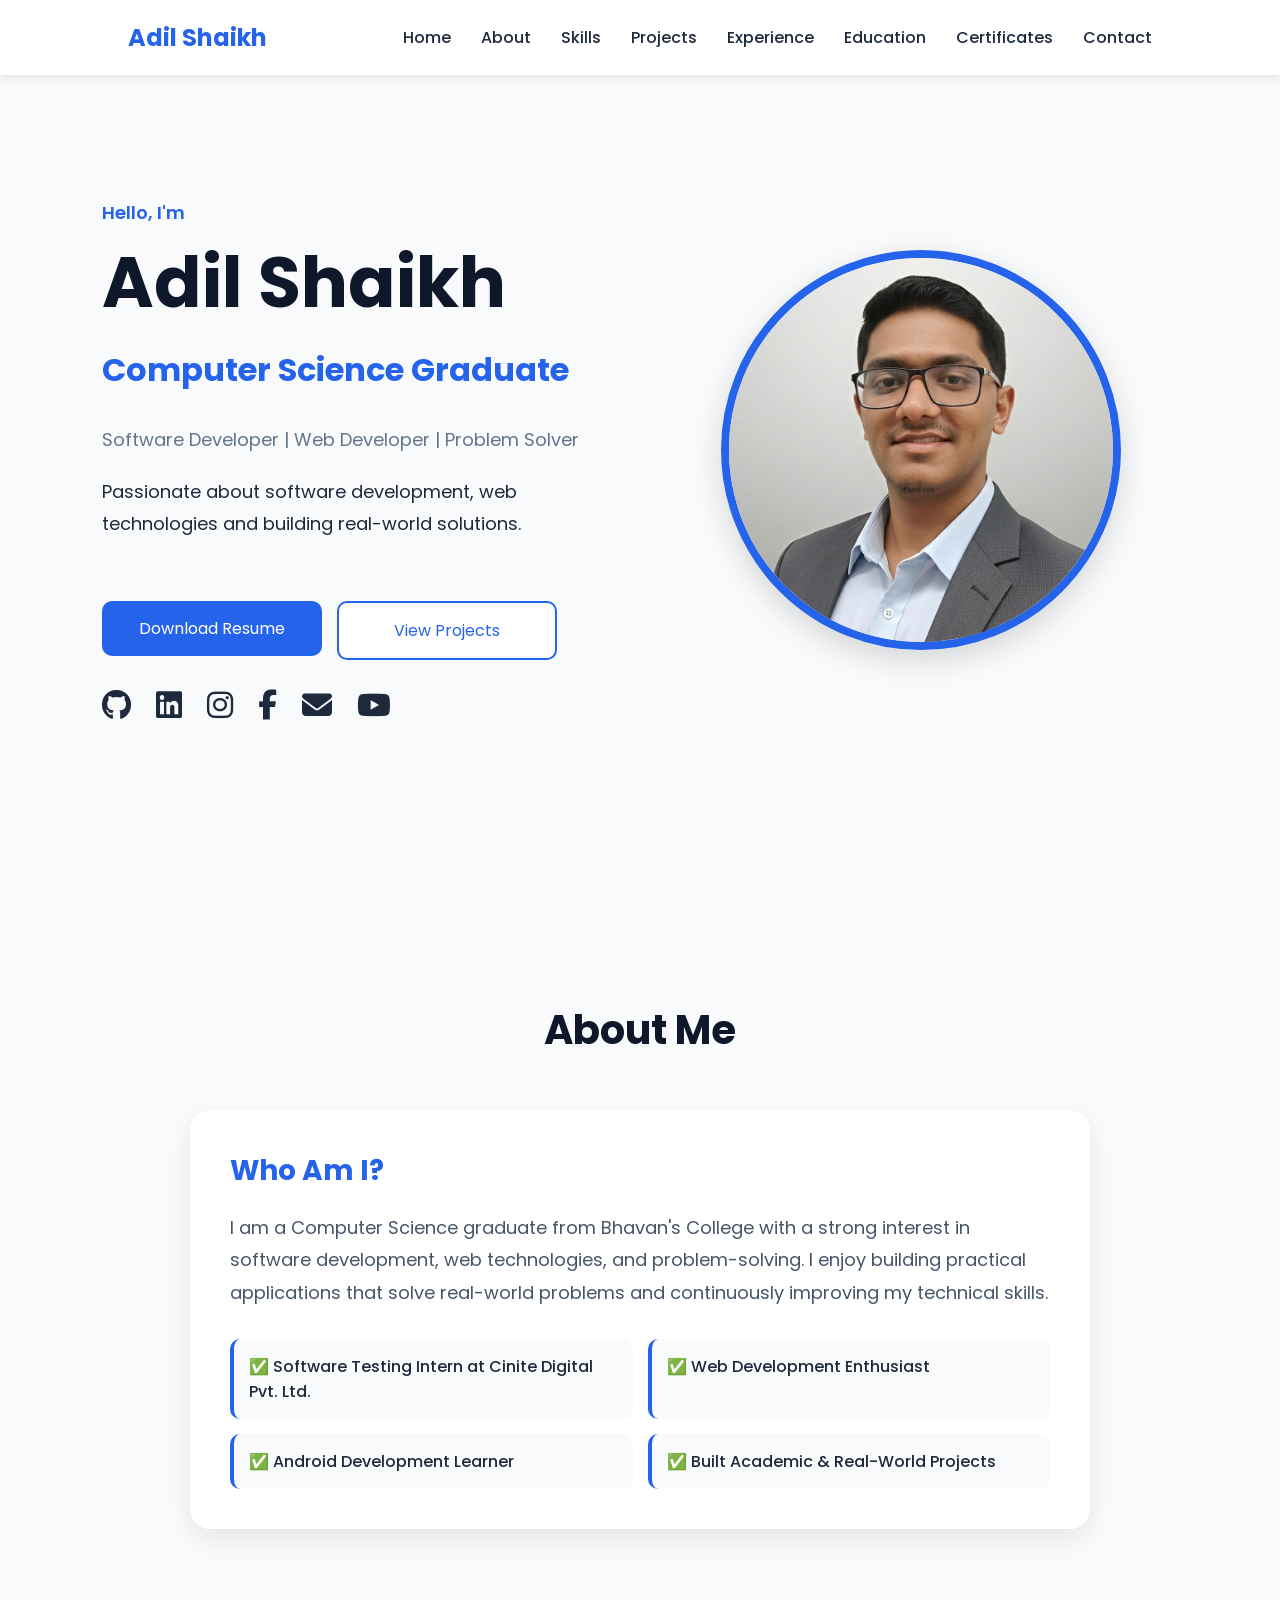
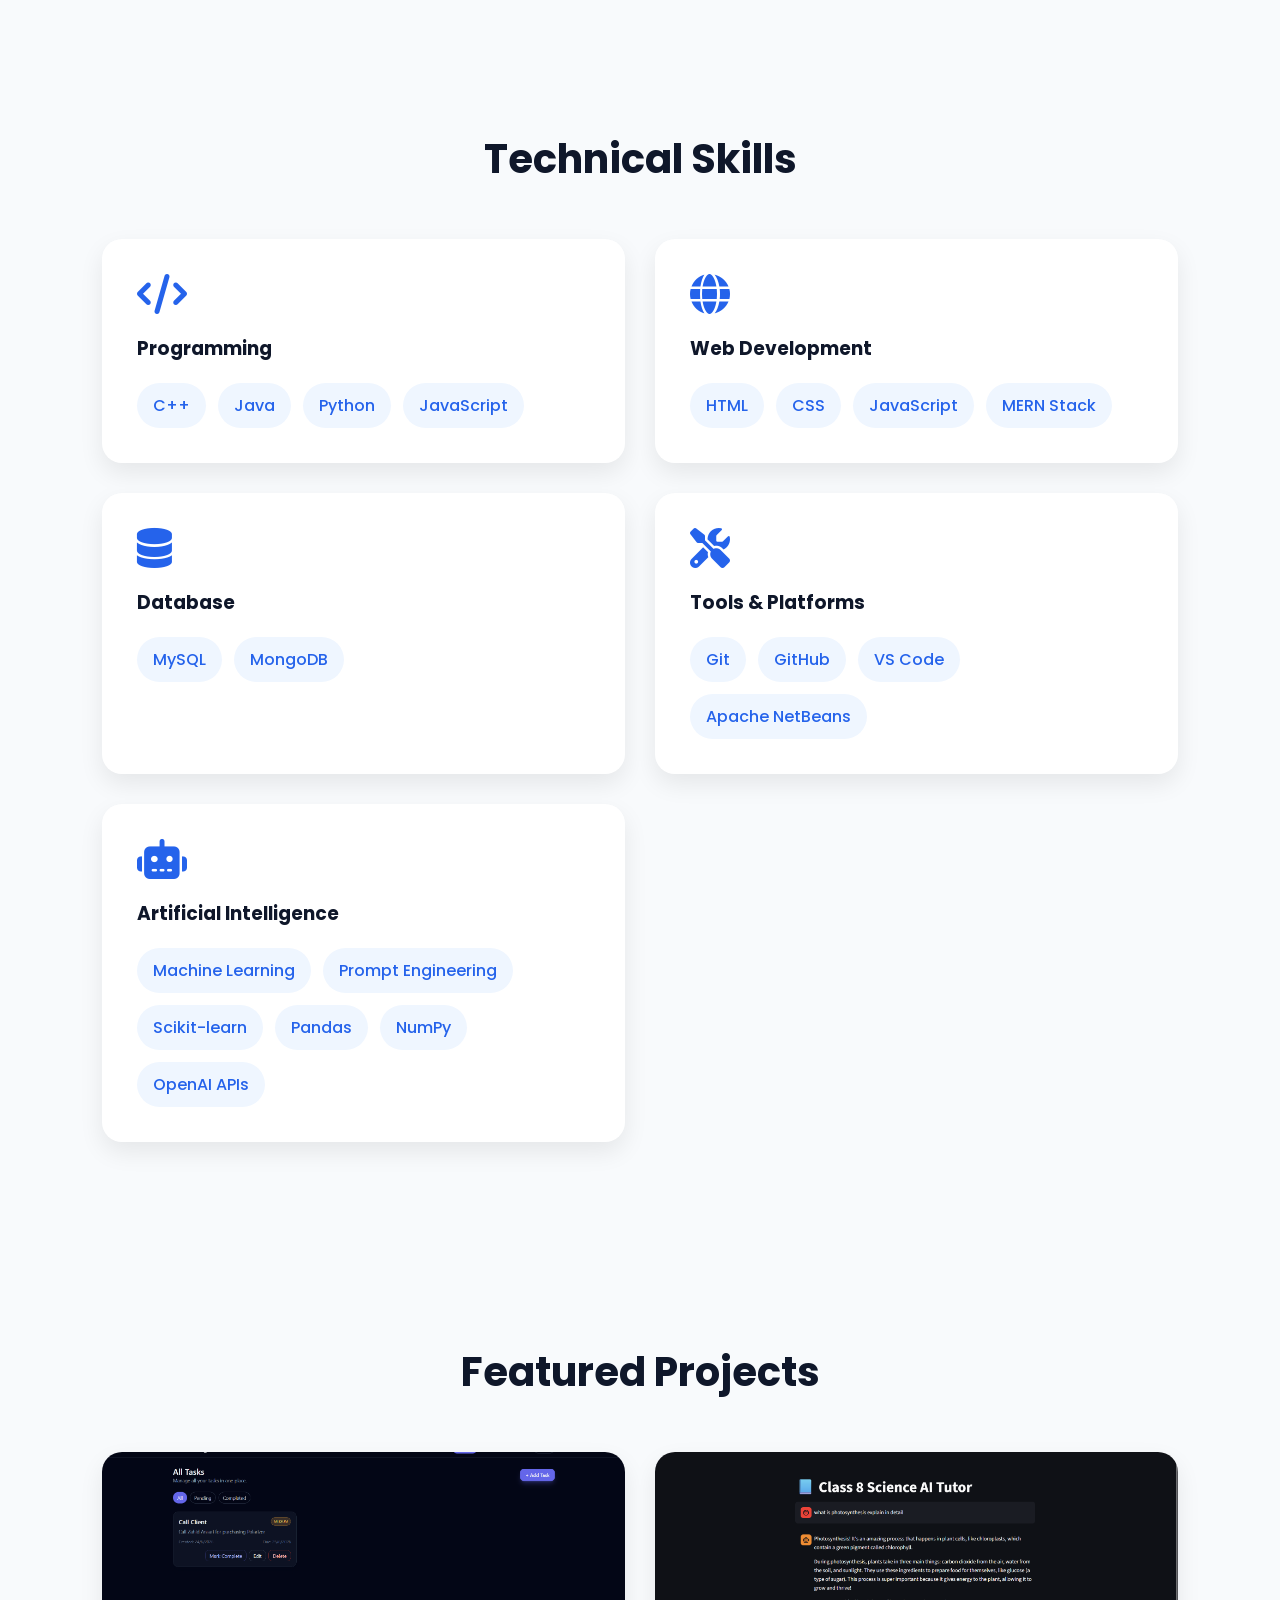
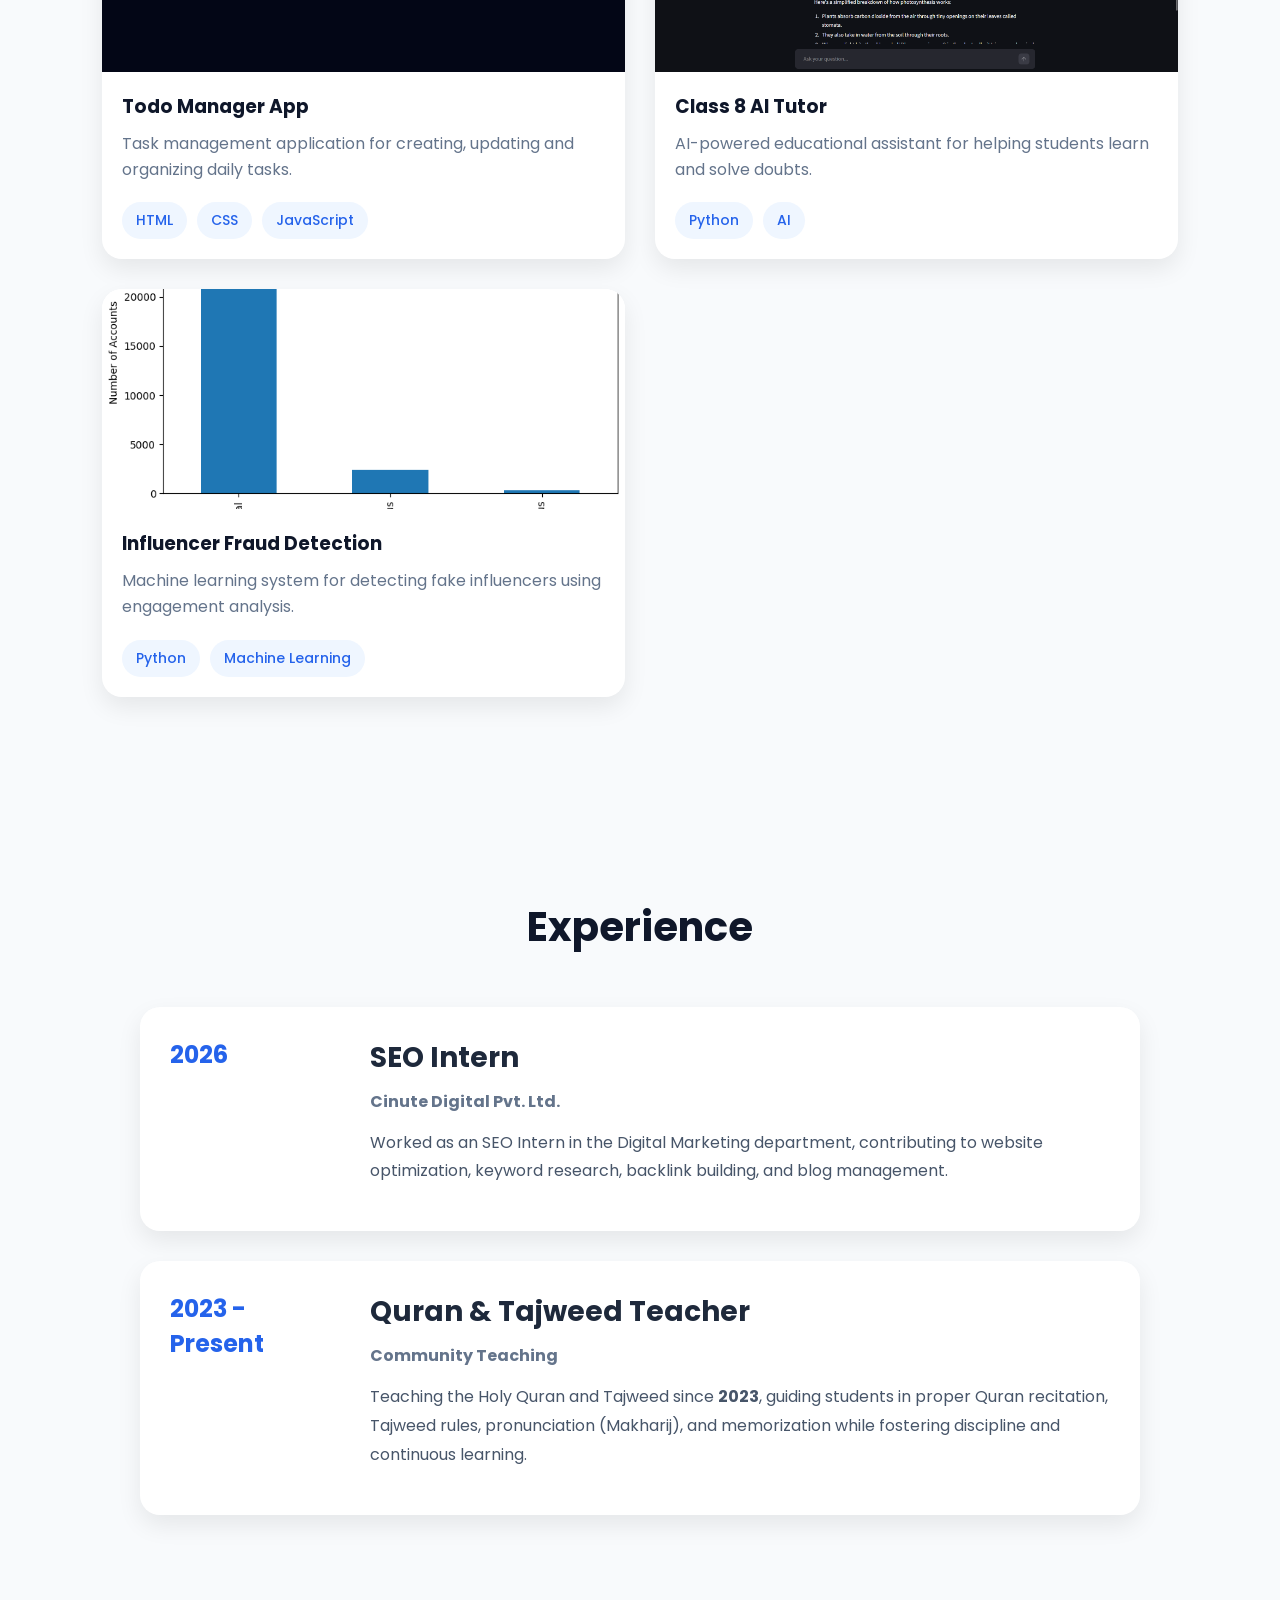
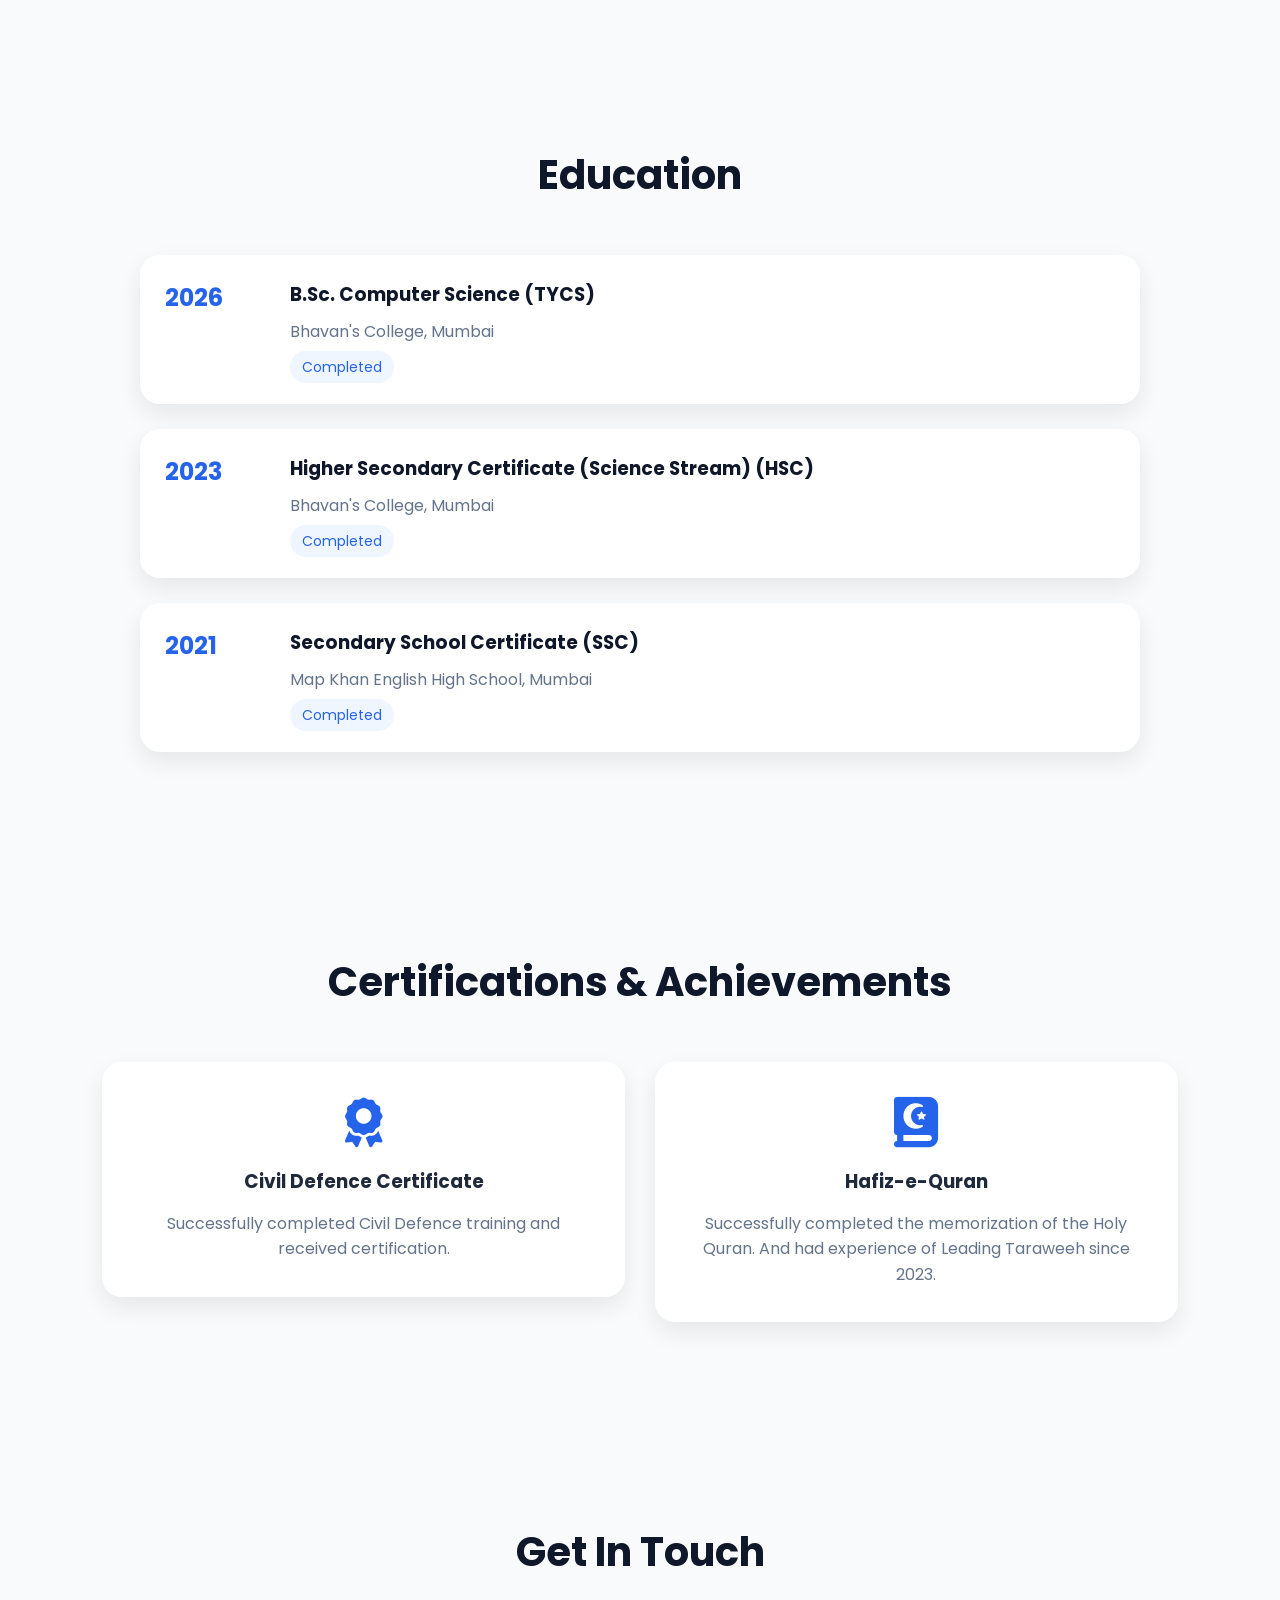
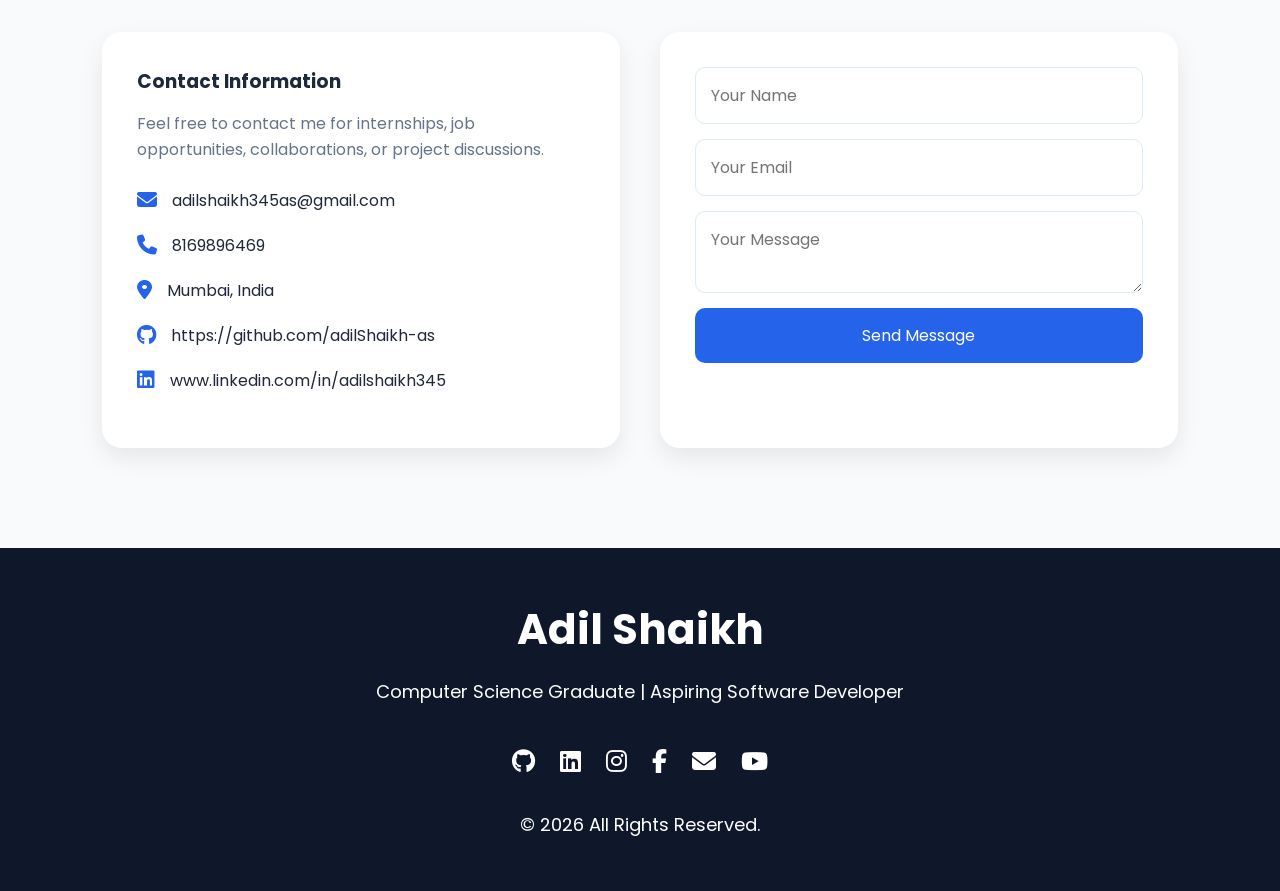
<file: index.html>
<!DOCTYPE html>
<html lang="en">
<head>
    <meta charset="UTF-8">
    <meta name="viewport" content="width=device-width, initial-scale=1.0">

    <title>Adil Shaikh | Software Developer Portfolio</title>

    <!-- SEO -->
    <meta name="description"
        content="Adil Shaikh | Computer Science Graduate, Software Developer, AI Enthusiast. Explore my projects, experience, certifications, and portfolio.">

    <meta name="keywords"
        content="Adil Shaikh, Software Developer, Portfolio, AI, Web Developer, Java, Python">

    <meta name="author"
        content="Adil Shaikh">

    <!-- Open Graph -->
    <meta property="og:title"
        content="Adil Shaikh | Software Developer Portfolio">

    <meta property="og:description"
        content="Explore my software development projects, AI projects, experience, certifications, and technical skills.">

    <meta property="og:type"
        content="website">

    <meta property="og:url"
        content="https://adilshaikh-as.github.io/Portfolio-Website/">

    <meta property="og:image"
        content="https://adilshaikh-as.github.io/Portfolio-Website/assets/images/OG_image.png">

    <meta property="og:image:width"
        content="1200">

    <meta property="og:image:height"
        content="630">

    <meta property="og:site_name"
        content="Adil Shaikh Portfolio">
        
    <meta name="twitter:card" content="summary_large_image">

    <meta name="twitter:title"
        content="Adil Shaikh | Software Developer Portfolio">

    <meta name="twitter:description"
        content="Software Developer • AI Enthusiast • Computer Science Graduate">

    <meta name="twitter:image"
        content="https://adilshaikh-as.github.io/Portfolio-Website/assets/images/og-image.png">

    <!-- Google Font -->
    <link href="https://fonts.googleapis.com/css2?family=Poppins:wght@300;400;500;600;700&display=swap" rel="stylesheet">

    <!-- Font Awesome Icons -->
    <link rel="stylesheet"
        href="https://cdnjs.cloudflare.com/ajax/libs/font-awesome/6.5.1/css/all.min.css">

    <!-- CSS Files -->
    <link rel="stylesheet" href="css/style.css">
    <link rel="stylesheet" href="css/responsive.css">
    <link rel="stylesheet" href="css/animations.css">
    <link href="https://unpkg.com/aos@2.3.4/dist/aos.css" rel="stylesheet">
    <link rel="icon" href="assets/icons/favicon.png">
</head>

<body>

    <!-- NAVBAR -->
    <nav>

        <a href="#home" class="logo-link">
            <div class="logo">Adil Shaikh</div>
        </a>

        <!-- Hamburger Icon -->
        <div class="menu-toggle" id="menu-toggle">
            <i class="fas fa-bars"></i>
        </div>

        <!-- Navigation -->
        <ul id="nav-links">

            <li><a href="#home">Home</a></li>

            <li><a href="#about">About</a></li>

            <li><a href="#skills">Skills</a></li>

            <li><a href="#projects">Projects</a></li>

            <li><a href="#experience">Experience</a></li>

            <li><a href="#education">Education</a></li>

            <li><a href="#certifications">Certificates</a></li>

            <li><a href="#contact">Contact</a></li>

        </ul>

    </nav>

    <!-- HERO -->
    <section id="home">

        <div class="hero-content">

            <div class="hero-text">

                <p class="greeting">Hello, I'm</p>

                <h1>Adil Shaikh</h1>

                <h2>Computer Science Graduate</h2>

                <p class="hero-tagline">
                    Software Developer | Web Developer | Problem Solver
                </p>

                <p>
                    Passionate about software development,
                    web technologies and building real-world solutions.
                </p>

                <div class="hero-buttons">
                    <a href="assets/resume/Adil_Shaikh_Resume.pdf" download>
                        <button>Download Resume</button>
                    </a>
                    <a href="#projects">
                        <button class="secondary-btn">View Projects</button>
                    </a>
                </div>

                <div class="social-icons">

                    <a href="https://github.com/adilShaikh-as" target="_blank" aria-label="GitHub">
                        <i class="fab fa-github"></i>
                    </a>

                    <a href="https://www.linkedin.com/in/adilshaikh345" target="_blank" aria-label="LinkedIn">
                        <i class="fab fa-linkedin"></i>
                    </a>

                    <a href="https://www.instagram.com/adil_342005" target="_blank" aria-label="Instagram">
                        <i class="fab fa-instagram"></i>
                    </a>

                    <a href="https://www.facebook.com/share/1BsKPuohAy/" target="_blank" aria-label="Facebook">
                        <i class="fab fa-facebook-f"></i>
                    </a>

                    <a href="mailto:adilshaikh345as@gmail.com" aria-label="Email">
                        <i class="fas fa-envelope"></i>
                    </a>

                    <a href="https://youtube.com/@adilshaikh-hr5hw?si=eD4RvK_V8-QmQYcg" target="_blank" aria-label="YouTube">
                        <i class="fab fa-youtube"></i>
                    </a>

                </div>

            </div>

            <div class="hero-image">
                <img src="assets/images/profile_1.png" alt="Profile">
            </div>

        </div>

    </section>

    <!-- ABOUT -->
    <section id="about" data-aos="fade-up">

        <h2 class="section-title">About Me</h2>

        <div class="about-container">

            <div class="about-card">

                <h3>Who Am I?</h3>

                <p>
                    I am a Computer Science graduate from Bhavan's College with a strong
                    interest in software development, web technologies, and problem-solving.
                    I enjoy building practical applications that solve real-world problems
                    and continuously improving my technical skills.
                </p>

                <div class="about-highlights">

                    <div class="highlight">
                        ✅ Software Testing Intern at Cinite Digital Pvt. Ltd.
                    </div>

                    <div class="highlight">
                        ✅ Web Development Enthusiast
                    </div>

                    <div class="highlight">
                        ✅ Android Development Learner
                    </div>

                    <div class="highlight">
                        ✅ Built Academic & Real-World Projects
                    </div>

                </div>

            </div>

        </div>

    </section>

    <!-- SKILLS -->
    <section id="skills" data-aos="fade-up">

        <h2 class="section-title">Technical Skills</h2>

        <div class="skills-container">

            <div class="skill-card">
                <i class="fas fa-code"></i>
                <h3>Programming</h3>

                <div class="skill-tags">
                    <span>C++</span>
                    <span>Java</span>
                    <span>Python</span>
                    <span>JavaScript</span>
                </div>
            </div>

            <div class="skill-card">
                <i class="fas fa-globe"></i>
                <h3>Web Development</h3>

                <div class="skill-tags">
                    <span>HTML</span>
                    <span>CSS</span>
                    <span>JavaScript</span>
                    <span>MERN Stack</span>
                </div>
            </div>

            <div class="skill-card">
                <i class="fas fa-database"></i>
                <h3>Database</h3>

                <div class="skill-tags">
                    <span>MySQL</span>
                    <span>MongoDB</span>
                </div>
            </div>

            <div class="skill-card">
                <i class="fas fa-tools"></i>
                <h3>Tools & Platforms</h3>

                <div class="skill-tags">
                    <span>Git</span>
                    <span>GitHub</span>
                    <span>VS Code</span>
                    <span>Apache NetBeans</span>
                </div>
            </div>

            <div class="skill-card">
                <i class="fas fa-robot"></i>
                <h3>Artificial Intelligence</h3>

                <div class="skill-tags">
                    <span>Machine Learning</span>
                    <span>Prompt Engineering</span>
                    <span>Scikit-learn</span>
                    <span>Pandas</span>
                    <span>NumPy</span>
                    <span>OpenAI APIs</span>
                </div>
            </div>

        </div>

    </section>

    <!-- PROJECTS -->
    <section id="projects" data-aos="fade-up">

        <h2 class="section-title">Featured Projects</h2>

        <div class="projects-container">

            <a href="projects/todo.html" class="project-link">
                <div class="project-card">

                    <img src="assets/images/todoApp.png" alt="Todo Manager">

                    <h3>Todo Manager App</h3>

                    <p>
                        Task management application for creating,
                        updating and organizing daily tasks.
                    </p>

                    <div class="project-tech">
                        <span>HTML</span>
                        <span>CSS</span>
                        <span>JavaScript</span>
                    </div>

                </div>
            </a>

            <a href="projects/aiTutor.html" class="project-link">
                <div class="project-card">
                    <img src="assets/images/aiTutor.png" alt="AI Tutor">

                    <h3>Class 8 AI Tutor</h3>

                    <p>
                        AI-powered educational assistant for
                        helping students learn and solve doubts.
                    </p>

                    <div class="project-tech">
                        <span>Python</span>
                        <span>AI</span>
                    </div>

                </div>
            </a>

            <a href="projects/fraudDetection.html" class="project-link">
                <div class="project-card">
                    <img src="assets/images/fraudDetection.png" alt="Influencer Fraud Detection">

                    <h3>Influencer Fraud Detection</h3>

                    <p>
                        Machine learning system for detecting fake
                        influencers using engagement analysis.
                    </p>

                    <div class="project-tech">
                        <span>Python</span>
                        <span>Machine Learning</span>
                    </div>

                </div>
            </a>

        </div>

    </section>

    <!-- EXPERIENCE -->
    <section id="experience" data-aos="fade-up">

        <h2 class="section-title">Experience</h2>

        <div class="experience-container">

            <a href="experience/seoIntern.html" class="experience-link">
                <div class="experience-card">

                    <div class="experience-year">
                        2026
                    </div>

                    <div class="experience-content">

                        <h3>SEO Intern</h3>

                        <h4>Cinute Digital Pvt. Ltd.</h4>

                        <p>
                            Worked as an SEO Intern in the Digital Marketing
                            department, contributing to website optimization,
                            keyword research, backlink building, and blog management.
                        </p>

                    </div>

                </div>
            </a>

            <a href="experience/quranTeacher.html" class="experience-link">

                <div class="experience-card">

                    <div class="experience-year">
                        2023 - Present
                    </div>

                    <div class="experience-content">

                        <h3>Quran & Tajweed Teacher</h3>

                        <h4>Community Teaching</h4>

                        <p>
                            Teaching the Holy Quran and Tajweed since <strong>2023</strong>,
                            guiding students in proper Quran recitation, Tajweed rules,
                            pronunciation (Makharij), and memorization while fostering
                            discipline and continuous learning.
                        </p>

                    </div>

                </div>

            </a>

        </div>

    </section>

    <!-- EDUCATION -->
    <section id="education" data-aos="fade-up">

        <h2 class="section-title">Education</h2>

        <div class="education-container">

            <div class="education-card">
                <div class="education-year">2026</div>

                <div class="education-content">
                    <h3>B.Sc. Computer Science (TYCS)</h3>
                    <p>Bhavan's College, Mumbai</p>
                    <span>Completed</span>
                </div>
            </div>

            <div class="education-card">
                <div class="education-year">2023</div>

                <div class="education-content">
                    <h3>Higher Secondary Certificate (Science Stream) (HSC)</h3>
                    <p>Bhavan's College, Mumbai</p>
                    <span>Completed</span>
                </div>
            </div>

            <div class="education-card">
                <div class="education-year">2021</div>

                <div class="education-content">
                    <h3>Secondary School Certificate (SSC)</h3>
                    <p>Map Khan English High School, Mumbai</p>
                    <span>Completed</span>
                </div>
            </div>

        </div>

    </section>

    <!-- CERTIFICATIONS -->
    <section id="certifications" data-aos="fade-up">

        <h2 class="section-title">Certifications & Achievements</h2>

        <div class="certifications-container">

            <a href="certificates/civilDefense.html" class="certificate-link">

                <div class="certificate-card">

                    <i class="fas fa-award"></i>

                    <h3>Civil Defence Certificate</h3>

                    <p>
                        Successfully completed Civil Defence training and received certification.
                    </p>

                </div>

            </a>

            <a href="certificates/hafiz.html" class="certificate-link">

                <div class="certificate-card">

                    <i class="fas fa-book-quran"></i>

                    <h3>Hafiz-e-Quran</h3>

                    <p>
                        Successfully completed the memorization of the Holy Quran.
                        And had experience of Leading Taraweeh since 2023.
                    </p>

                </div>

            </a>

        </div>

    </section>

    <!-- CONTACT -->
    <section id="contact" data-aos="fade-up">

        <h2 class="section-title">Get In Touch</h2>

        <div class="contact-container">

            <div class="contact-info">

                <h3>Contact Information</h3>

                <p>
                    Feel free to contact me for internships, job opportunities,
                    collaborations, or project discussions.
                </p>

                <div class="contact-item">
                    <i class="fas fa-envelope"></i>
                    <span>adilshaikh345as@gmail.com</span>
                </div>

                <div class="contact-item">
                    <i class="fas fa-phone"></i>
                    <span>8169896469</span>
                </div>

                <div class="contact-item">
                    <i class="fas fa-map-marker-alt"></i>
                    <span>Mumbai, India</span>
                </div>

                <div class="contact-item">
                    <i class="fab fa-github"></i>
                    <span>https://github.com/adilShaikh-as</span>
                </div>

                <div class="contact-item">
                    <i class="fab fa-linkedin"></i>
                    <span>www.linkedin.com/in/adilshaikh345</span>
                </div>

            </div>

            <div class="contact-form">

                <form action="https://formsubmit.co/adilshaikh345as@gmail.com" method="POST">

                    <input type="text" name="name" placeholder="Your Name" required>

                    <input type="email" name="email" placeholder="Your Email" required>

                    <textarea name="message" placeholder="Your Message" required></textarea>

                    <input type="hidden" name="_captcha" value="false">

                    <input
                        type="hidden"
                        name="_next"
                        value="https://adilShaikh-as.github.io/Portfolio-Website/thankyou.html">

                    <button type="submit">
                        Send Message
                    </button>

                </form>

            </div>

        </div>

    </section>

    <!-- FOOTER -->
    <footer>

        <h3>Adil Shaikh</h3>

        <p>Computer Science Graduate | Aspiring Software Developer</p>

        <div class="footer-icons">

            <a href="https://github.com/adilShaikh-as" target="_blank" aria-label="GitHub">
                <i class="fab fa-github"></i>
            </a>

            <a href="https://www.linkedin.com/in/adilshaikh345" target="_blank" aria-label="LinkedIn">
                <i class="fab fa-linkedin"></i>
            </a>

            <a href="https://www.instagram.com/adil_342005" target="_blank" aria-label="Instagram">
                <i class="fab fa-instagram"></i>
            </a>

            <a href="https://www.facebook.com/share/1BsKPuohAy/" target="_blank" aria-label="Facebook">
                <i class="fab fa-facebook-f"></i>
            </a>

            <a href="mailto:adilshaikh345as@gmail.com" aria-label="Email">
                <i class="fas fa-envelope"></i>
            </a>

            <a href="https://youtube.com/@adilshaikh-hr5hw?si=eD4RvK_V8-QmQYcg" target="_blank" aria-label="YouTube">
                <i class="fab fa-youtube"></i>
            </a>

        </div>

        <p>© 2026 All Rights Reserved.</p>

    </footer>

    <button id="topBtn">
        ↑
    </button>

    <!-- JS Files -->
    <script src="js/main.js"></script>
    <script src="js/animations.js"></script>

    <script src="https://unpkg.com/aos@2.3.4/dist/aos.js"></script>

    <script>
        AOS.init({
            duration: 1000,
            once: true
        });
    </script>

</body>
</html>
</file>
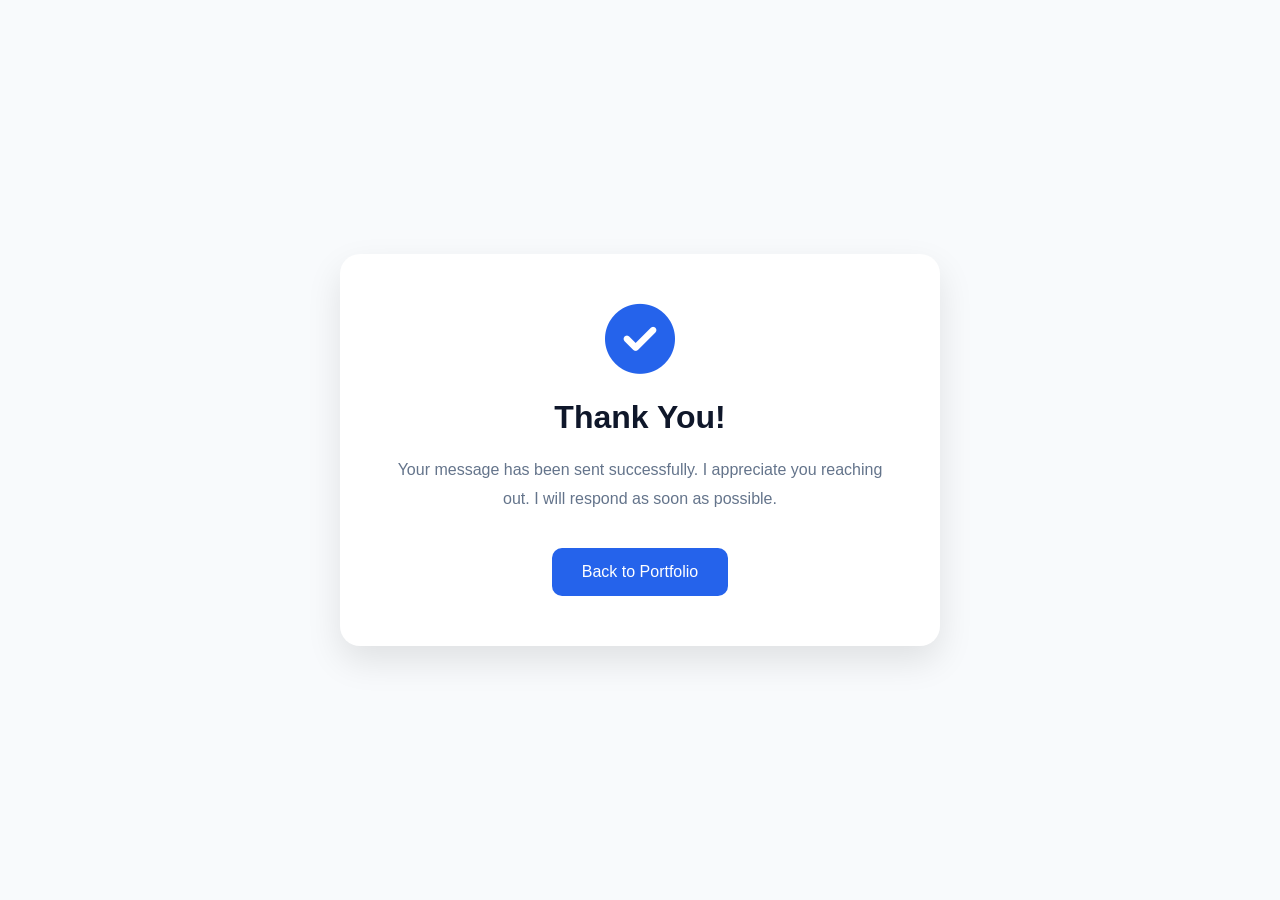
<file: thankyou.html>
<!DOCTYPE html>
<html lang="en">

<head>
    <meta charset="UTF-8">
    <meta name="viewport" content="width=device-width, initial-scale=1.0">

    <title>Thank You | Adil Shaikh</title>

    <link rel="stylesheet" href="css/style.css">

    <style>

        body{
            margin:0;
            display:flex;
            justify-content:center;
            align-items:center;
            height:100vh;
            background:#f8fafc;
            font-family:'Poppins',sans-serif;
        }

        .thank-you-box{

            background:white;
            width:600px;
            max-width:90%;
            padding:50px;

            text-align:center;

            border-radius:20px;

            box-shadow:0 15px 35px rgba(0,0,0,.1);

        }

        .thank-you-box i{

            font-size:70px;

            color:#2563eb;

            margin-bottom:25px;

        }

        .thank-you-box h1{

            color:#0f172a;

            margin-bottom:20px;

        }

        .thank-you-box p{

            color:#64748b;

            line-height:1.8;

            margin-bottom:35px;

        }

        .thank-you-box a{

            display:inline-block;

            padding:15px 30px;

            background:#2563eb;

            color:white;

            text-decoration:none;

            border-radius:10px;

            transition:.3s;

        }

        .thank-you-box a:hover{

            background:#1d4ed8;

            transform:translateY(-3px);

        }

    </style>

    <link rel="stylesheet"
    href="https://cdnjs.cloudflare.com/ajax/libs/font-awesome/6.5.1/css/all.min.css">

</head>

<body>

<div class="thank-you-box">

<i class="fas fa-circle-check"></i>

<h1>Thank You!</h1>

<p>

Your message has been sent successfully.

I appreciate you reaching out.

I will respond as soon as possible.

</p>

<a href="index.html">

Back to Portfolio

</a>

</div>

</body>

</html>
</file>
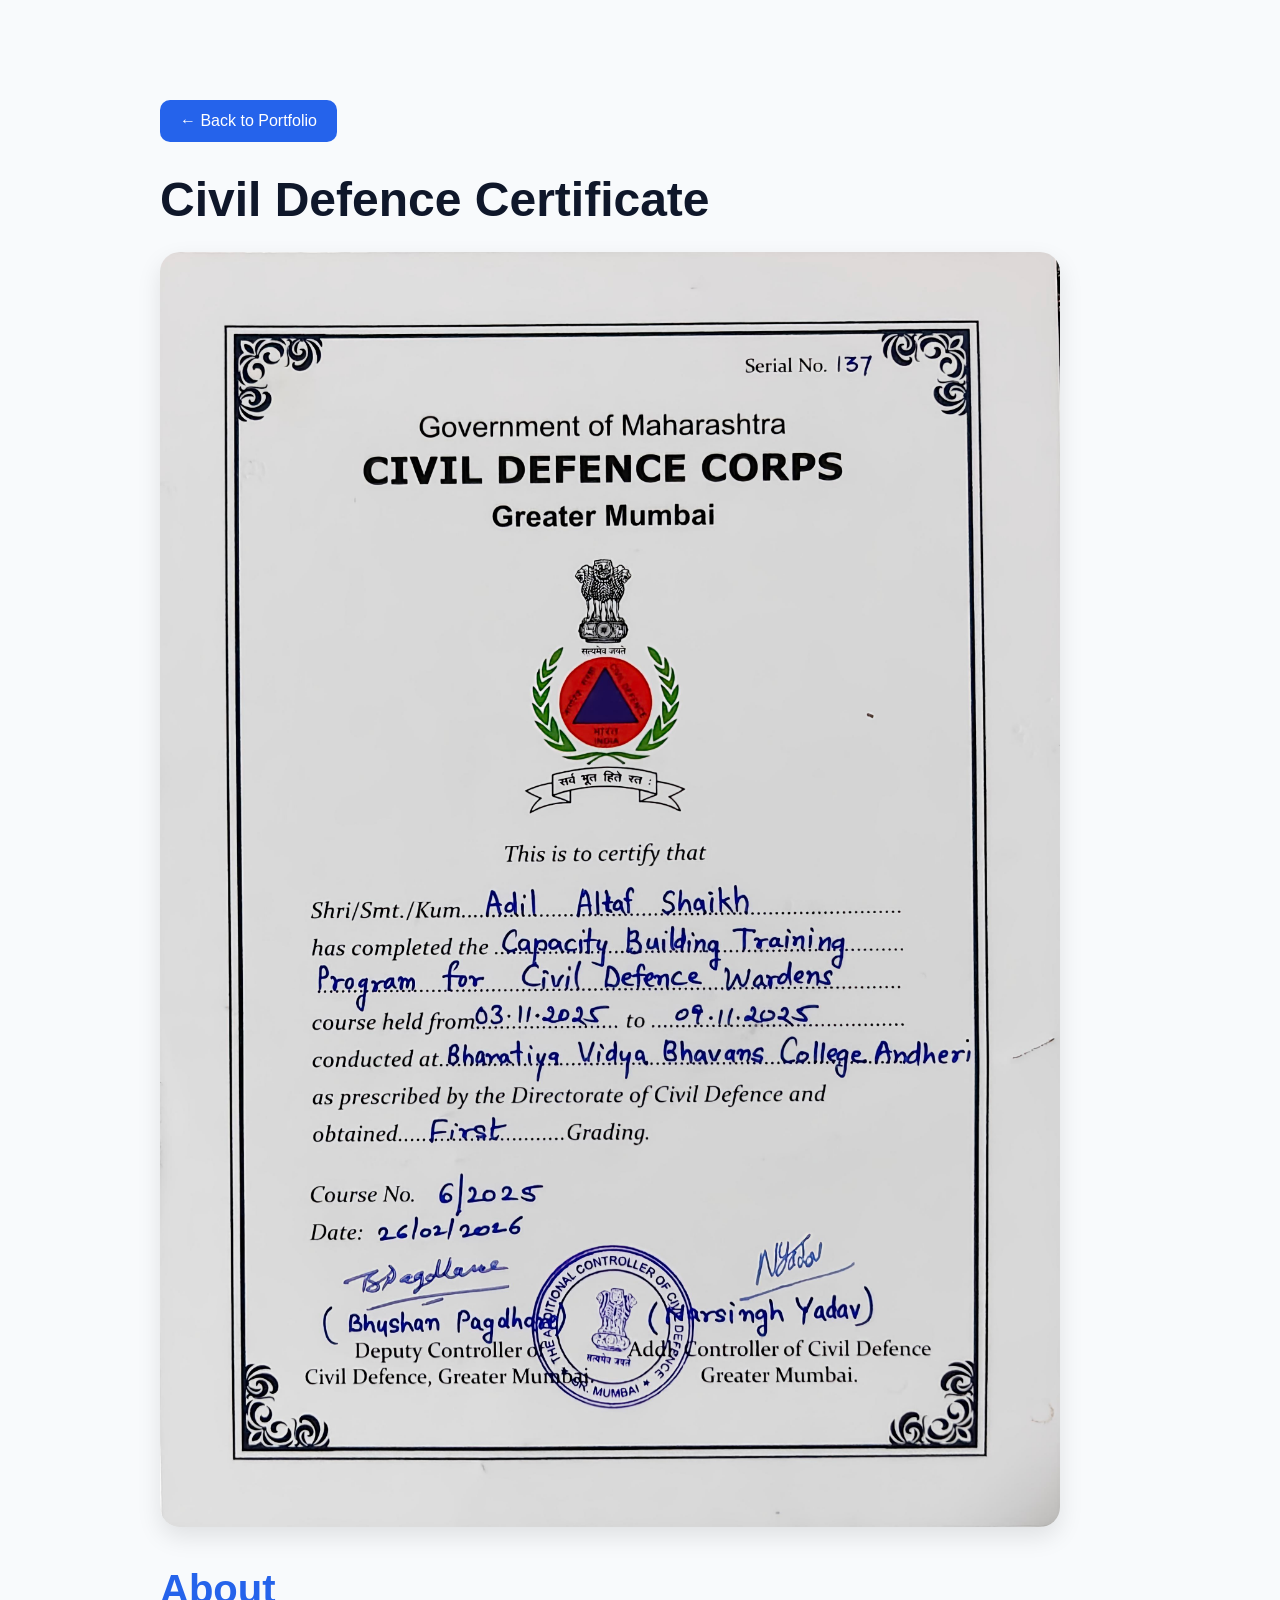
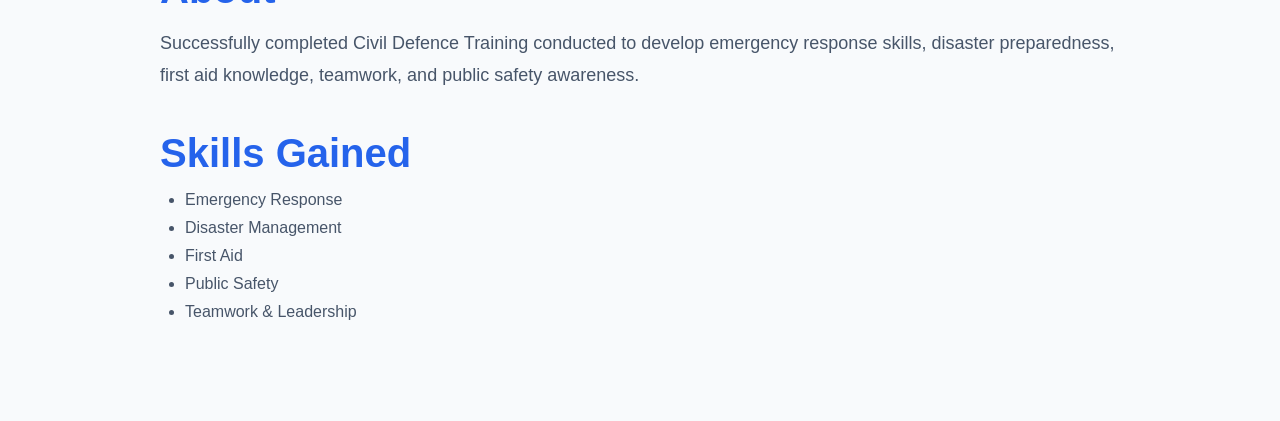
<file: certificates/civilDefense.html>
<!DOCTYPE html>
<html lang="en">

<head>

<meta charset="UTF-8">
<meta name="viewport" content="width=device-width, initial-scale=1.0">

<title>Civil Defence Certificate</title>

<link rel="stylesheet" href="../css/style.css">

</head>

<body>

<section class="project-page">

<a href="../index.html#certifications" class="back-btn">

← Back to Portfolio

</a>

<h1>Civil Defence Certificate</h1>

<img src="../assets/images/civilDefence.jpeg"
     alt="Civil Defence Certificate">

<h2>About</h2>

<p>

Successfully completed Civil Defence Training conducted to develop emergency response skills, disaster preparedness, first aid knowledge, teamwork, and public safety awareness.

</p>

<h2>Skills Gained</h2>

<ul>

<li>Emergency Response</li>

<li>Disaster Management</li>

<li>First Aid</li>

<li>Public Safety</li>

<li>Teamwork & Leadership</li>

</ul>

</section>

</body>
</html>
</file>
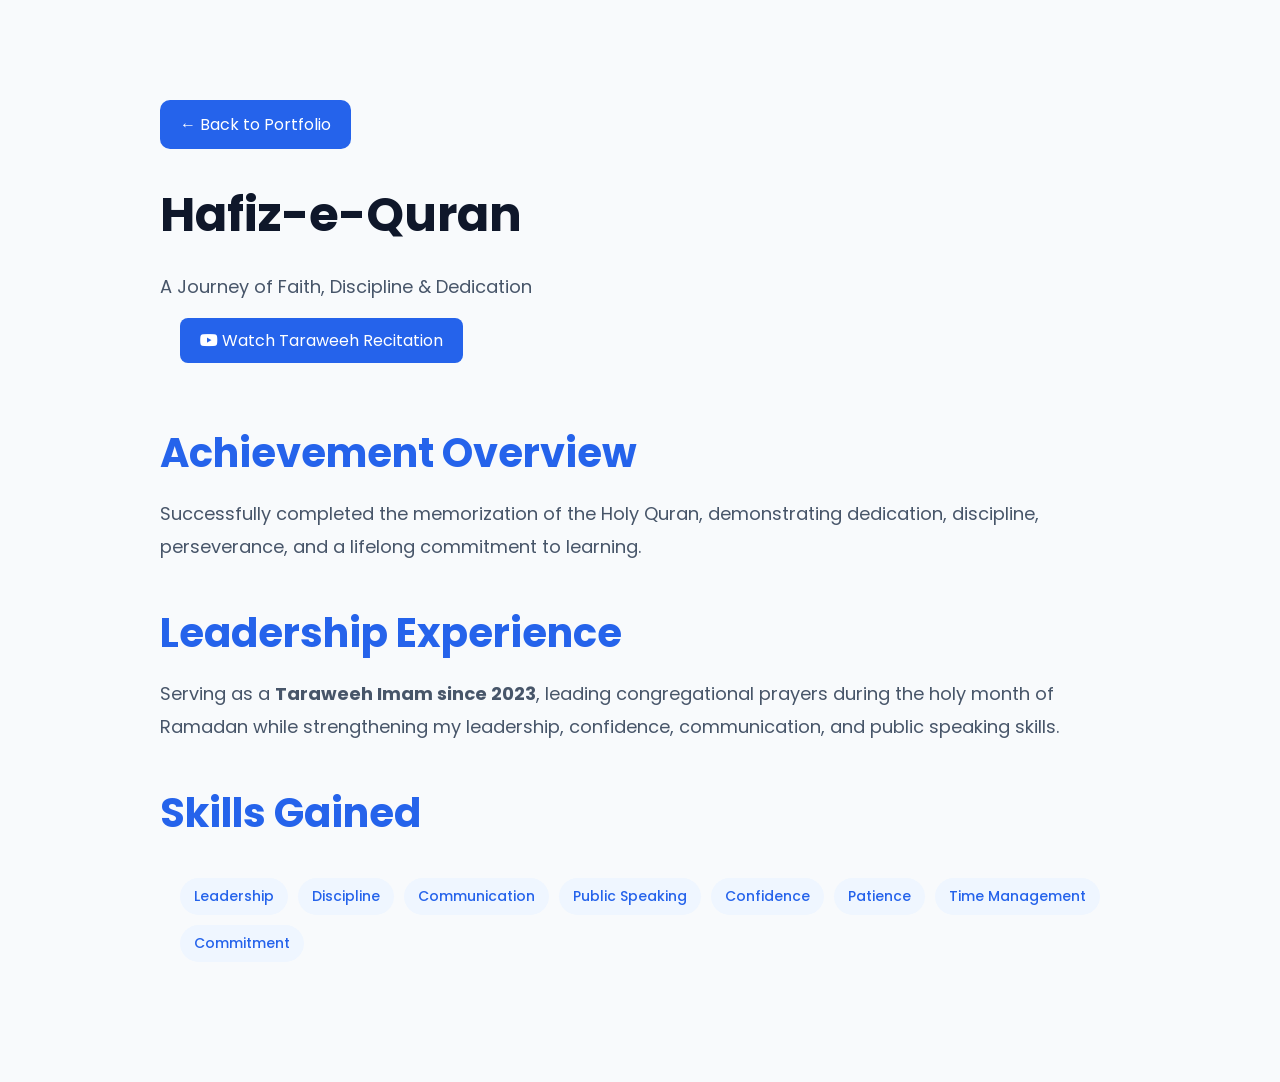
<file: certificates/hafiz.html>
<!DOCTYPE html>
<html lang="en">

<head>

    <meta charset="UTF-8">
    <meta name="viewport" content="width=device-width, initial-scale=1.0">

    <title>Hafiz-e-Quran | Adil Shaikh</title>

    <link rel="stylesheet" href="../css/style.css">
    <link rel="stylesheet" href="../css/responsive.css">

    <link rel="preconnect" href="https://fonts.googleapis.com">
    <link rel="preconnect" href="https://fonts.gstatic.com" crossorigin>

    <link href="https://fonts.googleapis.com/css2?family=Poppins:wght@300;400;500;600;700&display=swap" rel="stylesheet">

    <link rel="stylesheet"
        href="https://cdnjs.cloudflare.com/ajax/libs/font-awesome/6.5.1/css/all.min.css">

    <link rel="icon" href="../assets/icons/favicon.png">

</head>

<body>

    <section class="project-page">

        <a href="../index.html#certifications" class="back-btn">
            ← Back to Portfolio
        </a>

        <h1>Hafiz-e-Quran</h1>

        <p class="hero-tagline">
            A Journey of Faith, Discipline & Dedication
        </p>

        <div class="project-buttons">

            <a href="https://youtube.com/@adilshaikh-hr5hw?si=eD4RvK_V8-QmQYcg"
                target="_blank">

                <i class="fab fa-youtube"></i>
                Watch Taraweeh Recitation

            </a>

        </div>

        <h2>Achievement Overview</h2>

        <p>
            Successfully completed the memorization of the Holy Quran,
            demonstrating dedication, discipline, perseverance, and a
            lifelong commitment to learning.
        </p>

        <h2>Leadership Experience</h2>

        <p>
            Serving as a <strong>Taraweeh Imam since 2023</strong>,
            leading congregational prayers during the holy month of
            Ramadan while strengthening my leadership, confidence,
            communication, and public speaking skills.
        </p>

        <h2>Skills Gained</h2>

        <div class="project-tech">

            <span>Leadership</span>

            <span>Discipline</span>

            <span>Communication</span>

            <span>Public Speaking</span>

            <span>Confidence</span>

            <span>Patience</span>

            <span>Time Management</span>

            <span>Commitment</span>

        </div>

    </section>

</body>

</html>
</file>
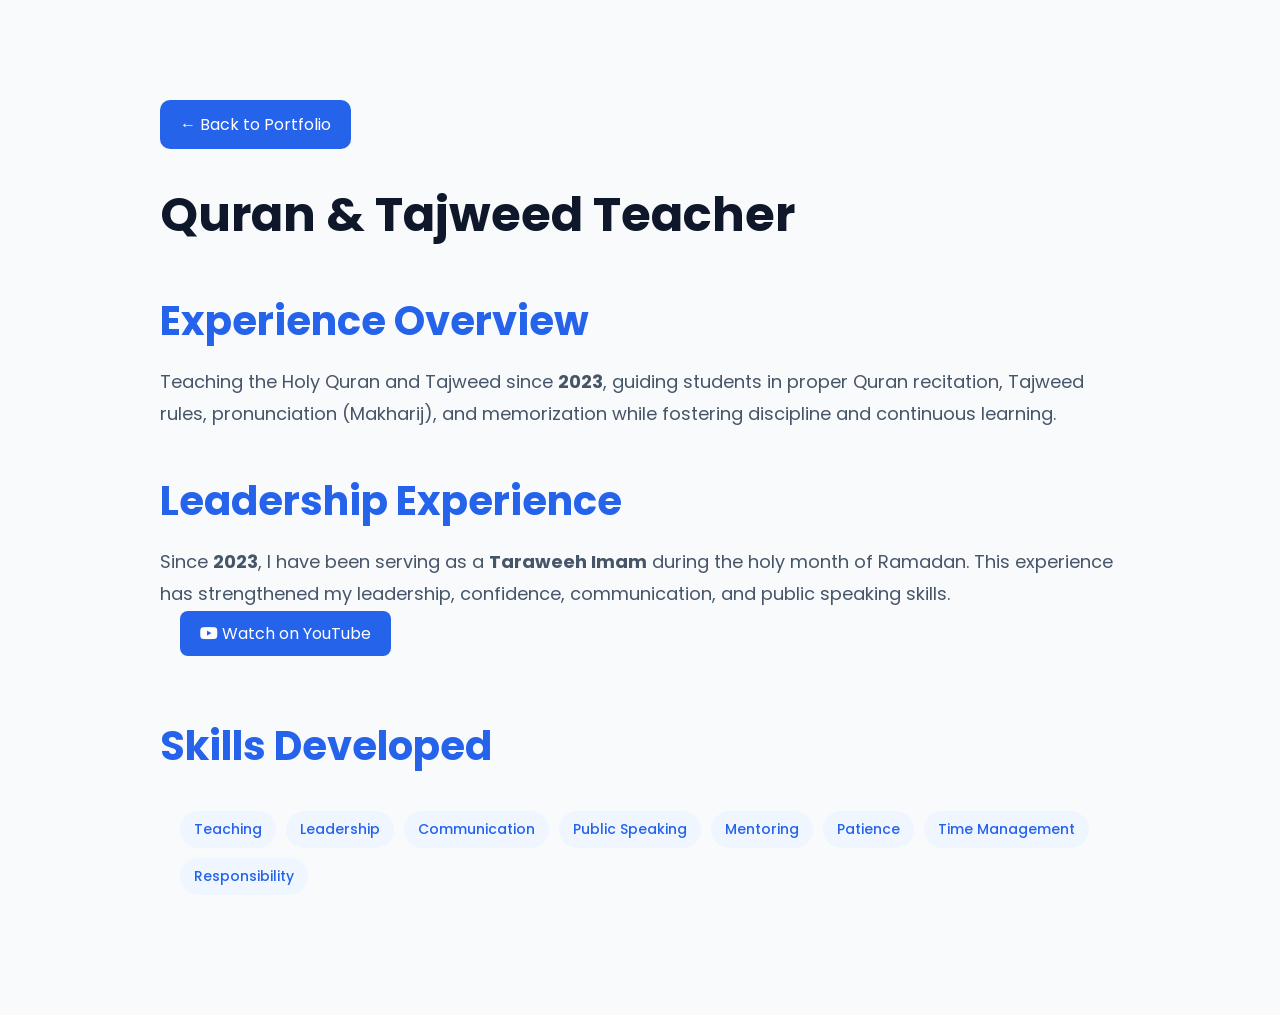
<file: experience/quranTeacher.html>
<!DOCTYPE html>
<html lang="en">

<head>

    <meta charset="UTF-8">
    <meta name="viewport" content="width=device-width, initial-scale=1.0">

    <title>Quran & Tajweed Teacher | Adil Shaikh</title>

    <link rel="stylesheet" href="../css/style.css">
    <link rel="stylesheet" href="../css/responsive.css">

    <link rel="preconnect" href="https://fonts.googleapis.com">
    <link rel="preconnect" href="https://fonts.gstatic.com" crossorigin>

    <link href="https://fonts.googleapis.com/css2?family=Poppins:wght@300;400;500;600;700&display=swap" rel="stylesheet">

    <link rel="stylesheet"
        href="https://cdnjs.cloudflare.com/ajax/libs/font-awesome/6.5.1/css/all.min.css">

    <link rel="icon" href="../assets/icons/favicon.png">

</head>

<body>

<section class="project-page">

    <a href="../index.html#experience" class="back-btn">
        ← Back to Portfolio
    </a>

    <h1>Quran & Tajweed Teacher</h1>

    <h2>Experience Overview</h2>

    <p>
        Teaching the Holy Quran and Tajweed since <strong>2023</strong>,
        guiding students in proper Quran recitation, Tajweed rules,
        pronunciation (Makharij), and memorization while fostering
        discipline and continuous learning.
    </p>
    <h2>Leadership Experience</h2>

    <p>
        Since <strong>2023</strong>, I have been serving as a
        <strong>Taraweeh Imam</strong> during the holy month of Ramadan.
        This experience has strengthened my leadership, confidence,
        communication, and public speaking skills.
    </p>

    <div class="project-buttons">

        <a href="https://youtube.com/@adilshaikh-hr5hw?si=eD4RvK_V8-QmQYcg"
            target="_blank">

            <i class="fab fa-youtube"></i>
            Watch on YouTube

        </a>

    </div>

    <h2>Skills Developed</h2>

    <div class="project-tech">

        <span>Teaching</span>

        <span>Leadership</span>

        <span>Communication</span>

        <span>Public Speaking</span>

        <span>Mentoring</span>

        <span>Patience</span>

        <span>Time Management</span>

        <span>Responsibility</span>

    </div>

</section>

</body>

</html>
</file>
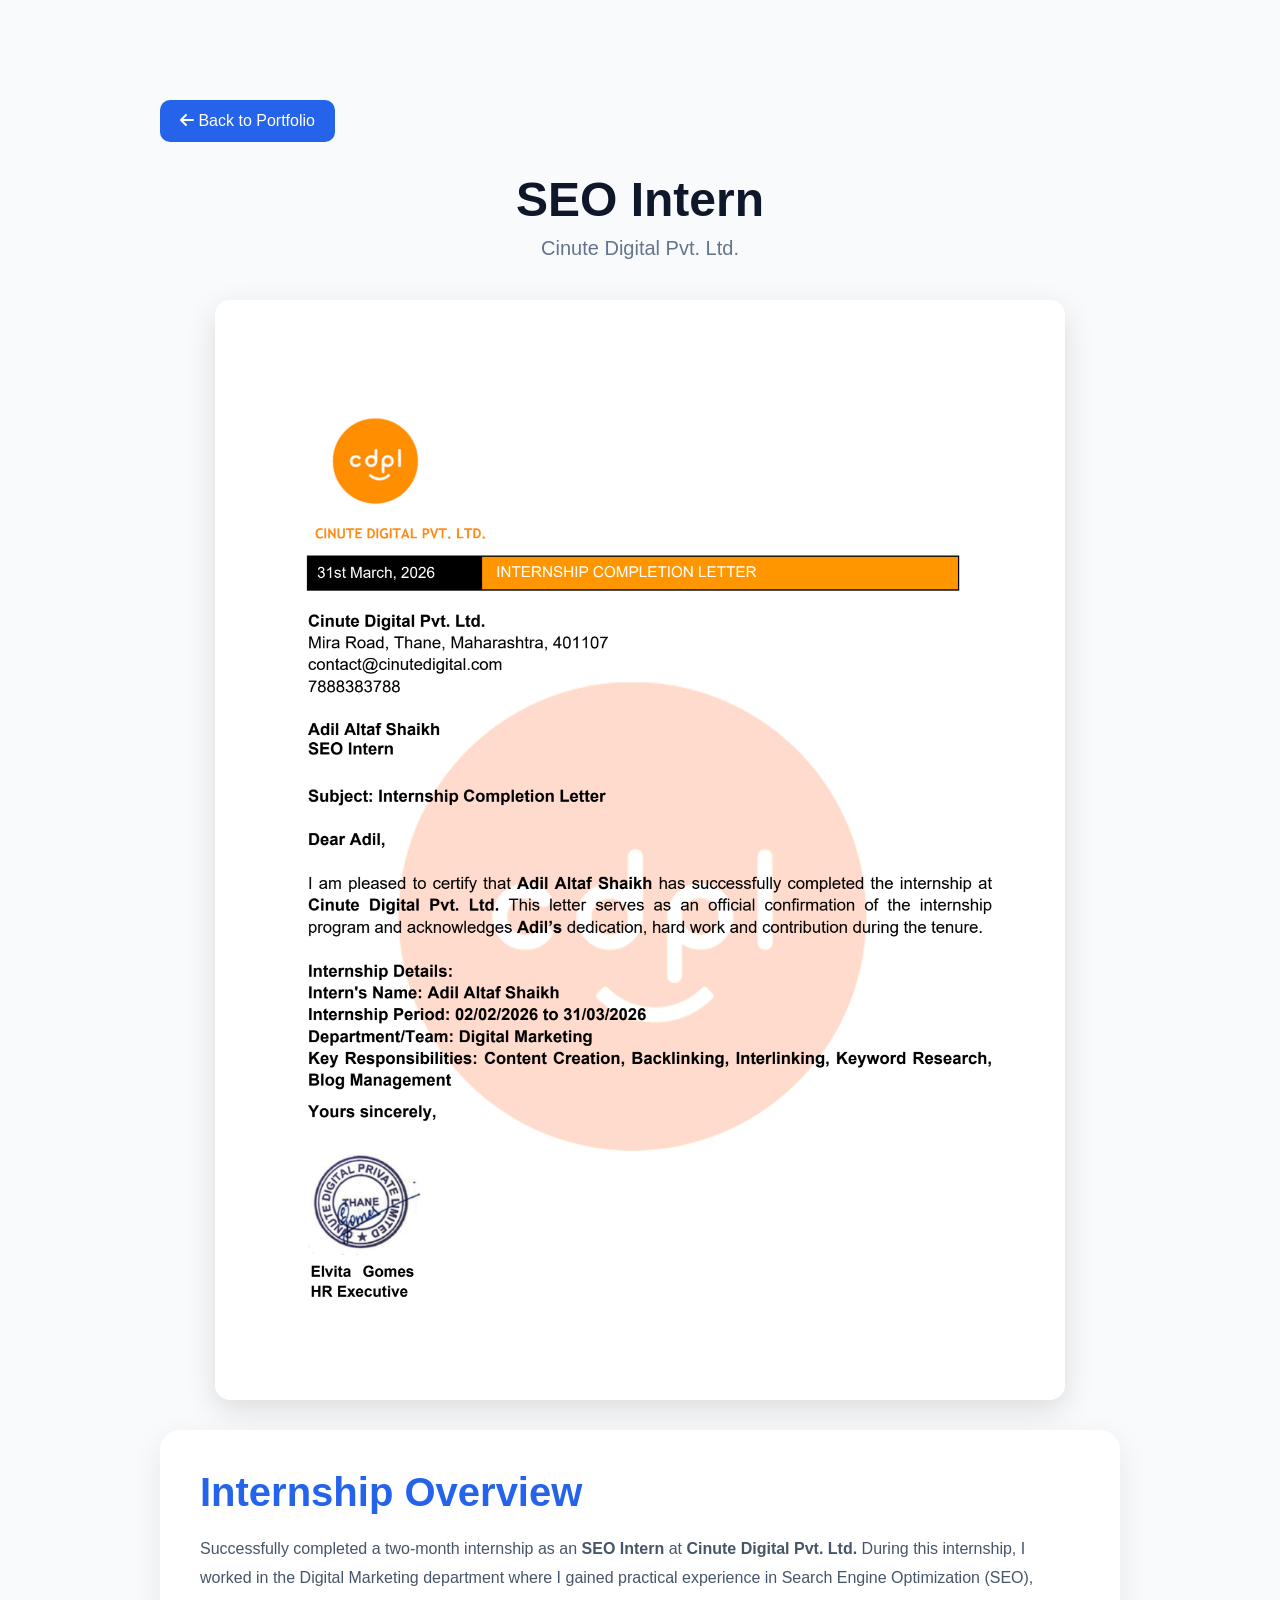
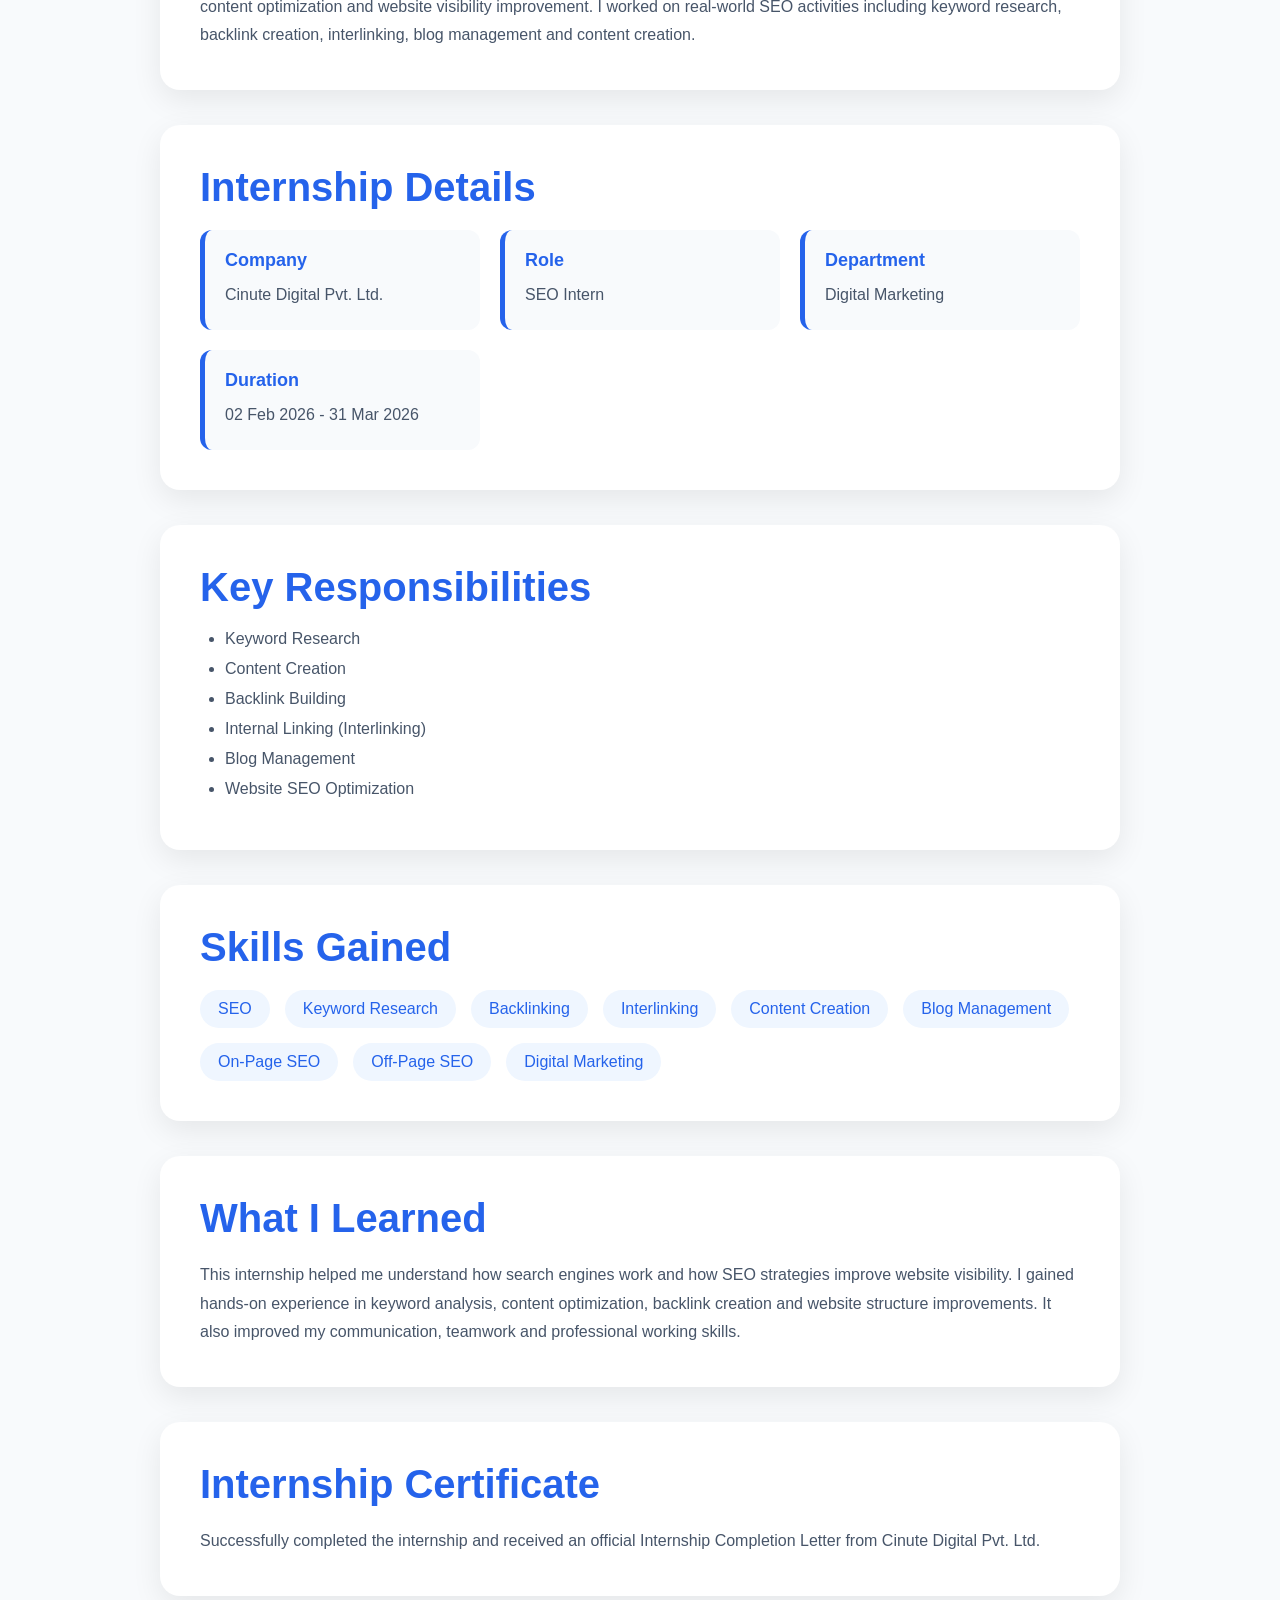
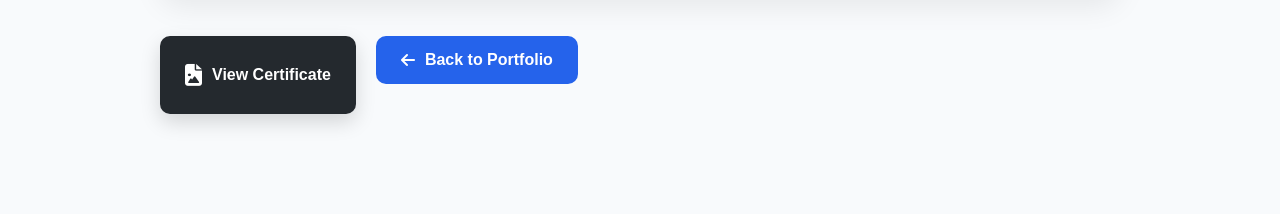
<file: experience/seoIntern.html>
<!DOCTYPE html>
<html lang="en">

<head>

    <meta charset="UTF-8">
    <meta name="viewport" content="width=device-width, initial-scale=1.0">

    <title>SEO Internship | Adil Shaikh</title>

    <link rel="stylesheet" href="../css/style.css">

    <!-- Font Awesome -->
    <link rel="stylesheet"
    href="https://cdnjs.cloudflare.com/ajax/libs/font-awesome/6.5.1/css/all.min.css">

</head>

<body>

<section class="experience-page">

    <a href="../index.html#experience" class="back-btn">
        <i class="fas fa-arrow-left"></i>
        Back to Portfolio
    </a>

    <div class="experience-header">

        <h1>SEO Intern</h1>

        <p>
            Cinute Digital Pvt. Ltd.
        </p>

    </div>


    <!-- Certificate -->

    <img src="../assets/images/seoIntern.png"
         alt="SEO Internship Certificate"
         class="experience-image">


    <!-- Overview -->

    <div class="experience-box">

        <h2>Internship Overview</h2>

        <p>

            Successfully completed a two-month internship as an
            <strong>SEO Intern</strong> at
            <strong>Cinute Digital Pvt. Ltd.</strong>

            During this internship, I worked in the Digital
            Marketing department where I gained practical
            experience in Search Engine Optimization (SEO),
            content optimization and website visibility
            improvement.

            I worked on real-world SEO activities including
            keyword research, backlink creation, interlinking,
            blog management and content creation.

        </p>

    </div>


    <!-- Internship Details -->

    <div class="experience-box">

        <h2>Internship Details</h2>

        <div class="info-grid">

            <div class="info-card">

                <h3>Company</h3>

                <p>
                    Cinute Digital Pvt. Ltd.
                </p>

            </div>

            <div class="info-card">

                <h3>Role</h3>

                <p>
                    SEO Intern
                </p>

            </div>

            <div class="info-card">

                <h3>Department</h3>

                <p>
                    Digital Marketing
                </p>

            </div>

            <div class="info-card">

                <h3>Duration</h3>

                <p>
                    02 Feb 2026 - 31 Mar 2026
                </p>

            </div>

        </div>

    </div>


    <!-- Responsibilities -->

    <div class="experience-box">

        <h2>Key Responsibilities</h2>

        <ul>

            <li>Keyword Research</li>

            <li>Content Creation</li>

            <li>Backlink Building</li>

            <li>Internal Linking (Interlinking)</li>

            <li>Blog Management</li>

            <li>Website SEO Optimization</li>

        </ul>

    </div>


    <!-- Skills -->

    <div class="experience-box">

        <h2>Skills Gained</h2>

        <div class="skill-list">

            <span>SEO</span>

            <span>Keyword Research</span>

            <span>Backlinking</span>

            <span>Interlinking</span>

            <span>Content Creation</span>

            <span>Blog Management</span>

            <span>On-Page SEO</span>

            <span>Off-Page SEO</span>

            <span>Digital Marketing</span>

        </div>

    </div>


    <!-- Learnings -->

    <div class="experience-box">

        <h2>What I Learned</h2>

        <p>

            This internship helped me understand how search
            engines work and how SEO strategies improve website
            visibility.

            I gained hands-on experience in keyword analysis,
            content optimization, backlink creation and website
            structure improvements.

            It also improved my communication, teamwork and
            professional working skills.

        </p>

    </div>


    <!-- Certificate -->

    <div class="experience-box">

        <h2>Internship Certificate</h2>

        <p>

            Successfully completed the internship and received
            an official Internship Completion Letter from
            Cinute Digital Pvt. Ltd.

        </p>

    </div>


    <!-- Buttons -->

    <div class="action-buttons">

        <a href="../assets/images/seoIntern.png"
           target="_blank"
           class="github-btn">

            <i class="fas fa-file-image"></i>

            View Certificate

        </a>

        <a href="../index.html#experience"
           class="back-btn">

            <i class="fas fa-arrow-left"></i>

            Back to Portfolio

        </a>

    </div>

</section>

</body>

</html>
</file>
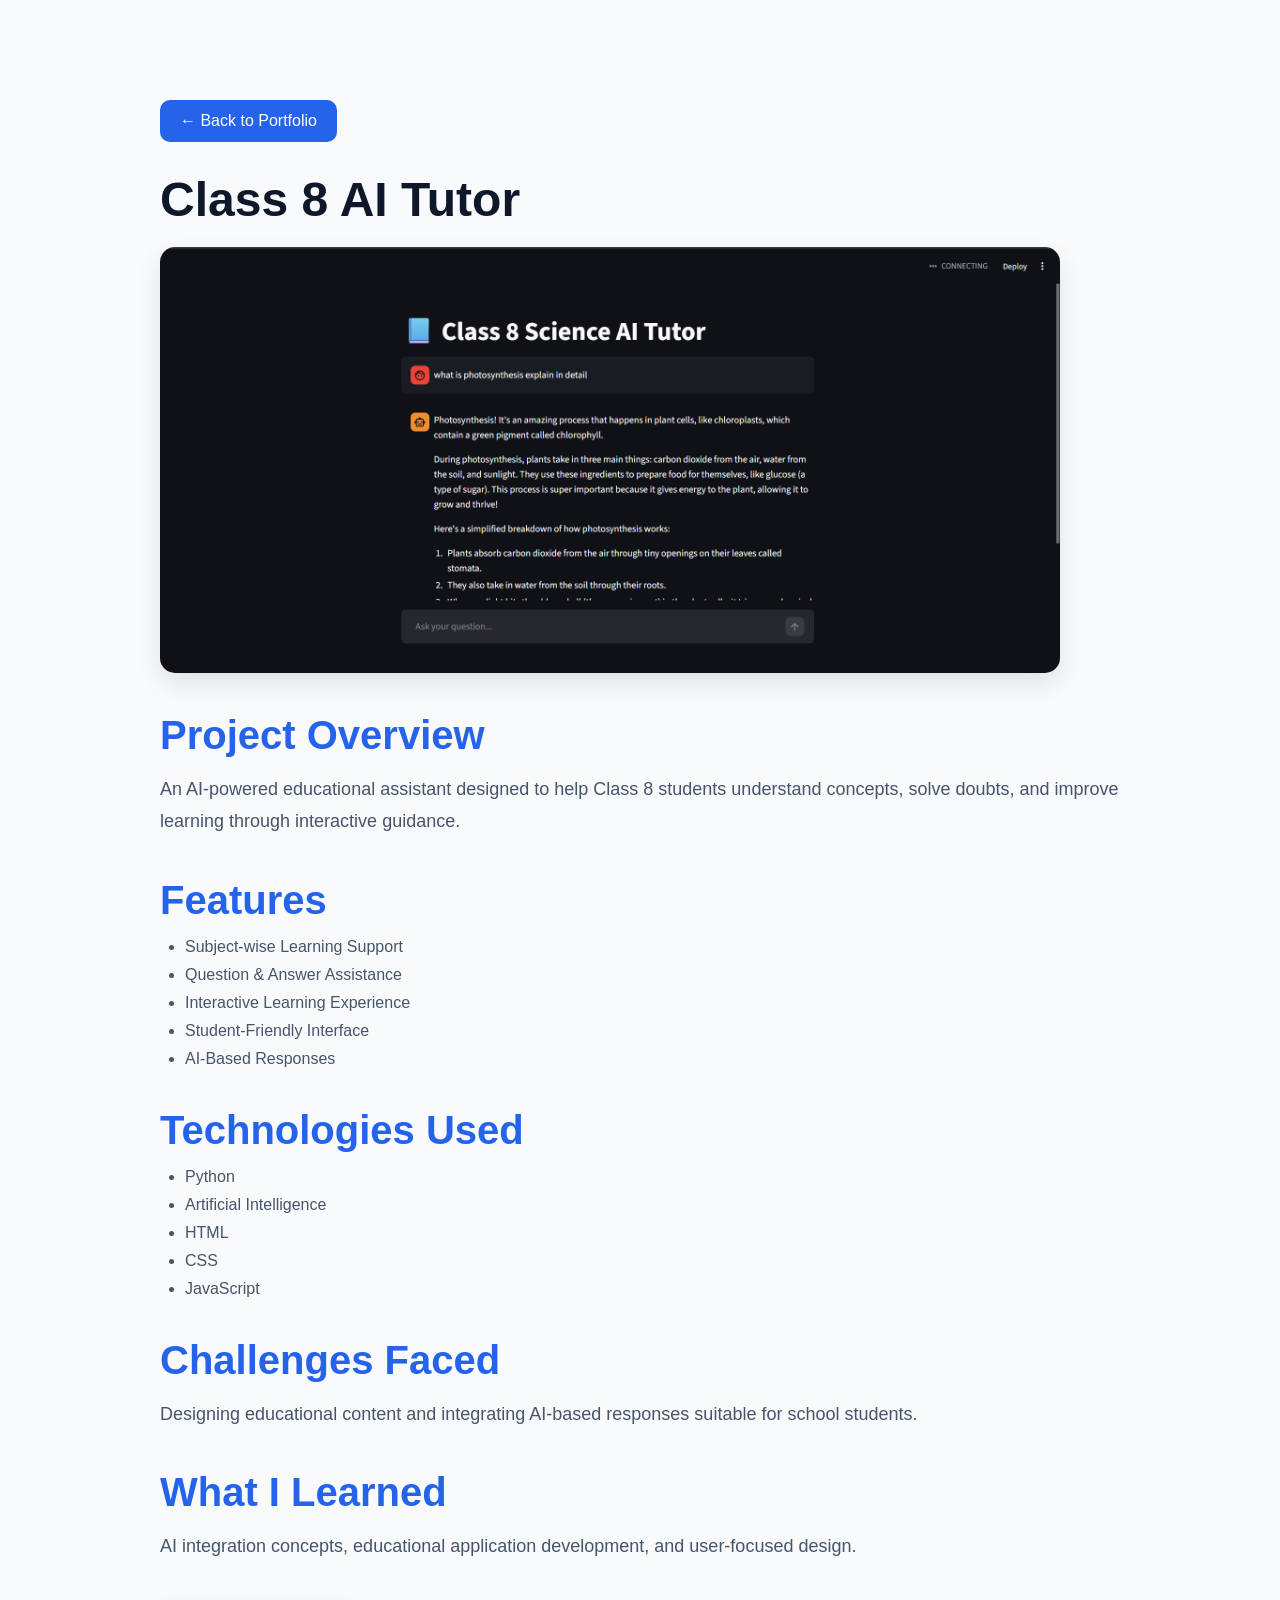
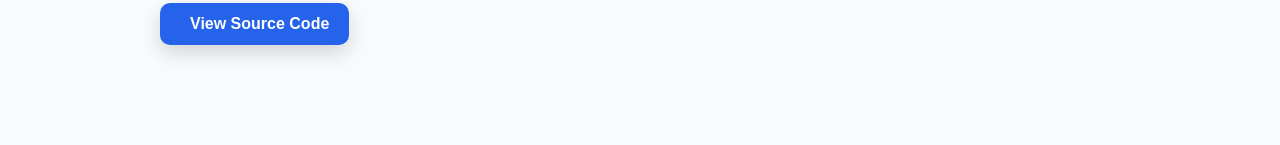
<file: projects/aiTutor.html>
<!DOCTYPE html>
<html lang="en">
<head>
    <meta charset="UTF-8">
    <meta name="viewport" content="width=device-width, initial-scale=1.0">
    <title>Class 8 AI Tutor</title>

    <link rel="stylesheet" href="../css/style.css">
</head>

<body>

<section class="project-page">
    <a href="../index.html" class="back-btn">
        ← Back to Portfolio
    </a>
    
    <h1>Class 8 AI Tutor</h1>

    <img src="../assets/images/aiTutor.png"
         alt="AI Tutor"
         style="width:100%;max-width:900px;border-radius:15px;margin:20px 0;">

    <h2>Project Overview</h2>

    <p>
        An AI-powered educational assistant designed to help
        Class 8 students understand concepts, solve doubts,
        and improve learning through interactive guidance.
    </p>

    <h2>Features</h2>

    <ul>
        <li>Subject-wise Learning Support</li>
        <li>Question & Answer Assistance</li>
        <li>Interactive Learning Experience</li>
        <li>Student-Friendly Interface</li>
        <li>AI-Based Responses</li>
    </ul>

    <h2>Technologies Used</h2>

    <ul>
        <li>Python</li>
        <li>Artificial Intelligence</li>
        <li>HTML</li>
        <li>CSS</li>
        <li>JavaScript</li>
    </ul>

    <h2>Challenges Faced</h2>

    <p>
        Designing educational content and integrating
        AI-based responses suitable for school students.
    </p>

    <h2>What I Learned</h2>

    <p>
        AI integration concepts, educational application
        development, and user-focused design.
    </p>

    <div class="project-actions">

        <a href="https://github.com/adilShaikh-as/ai-tutor-class8"
        target="_blank"
        class="github-btn">

            <i class="fab fa-github"></i>
            View Source Code

        </a>

    </div>

</section>

</body>
</html>
</file>
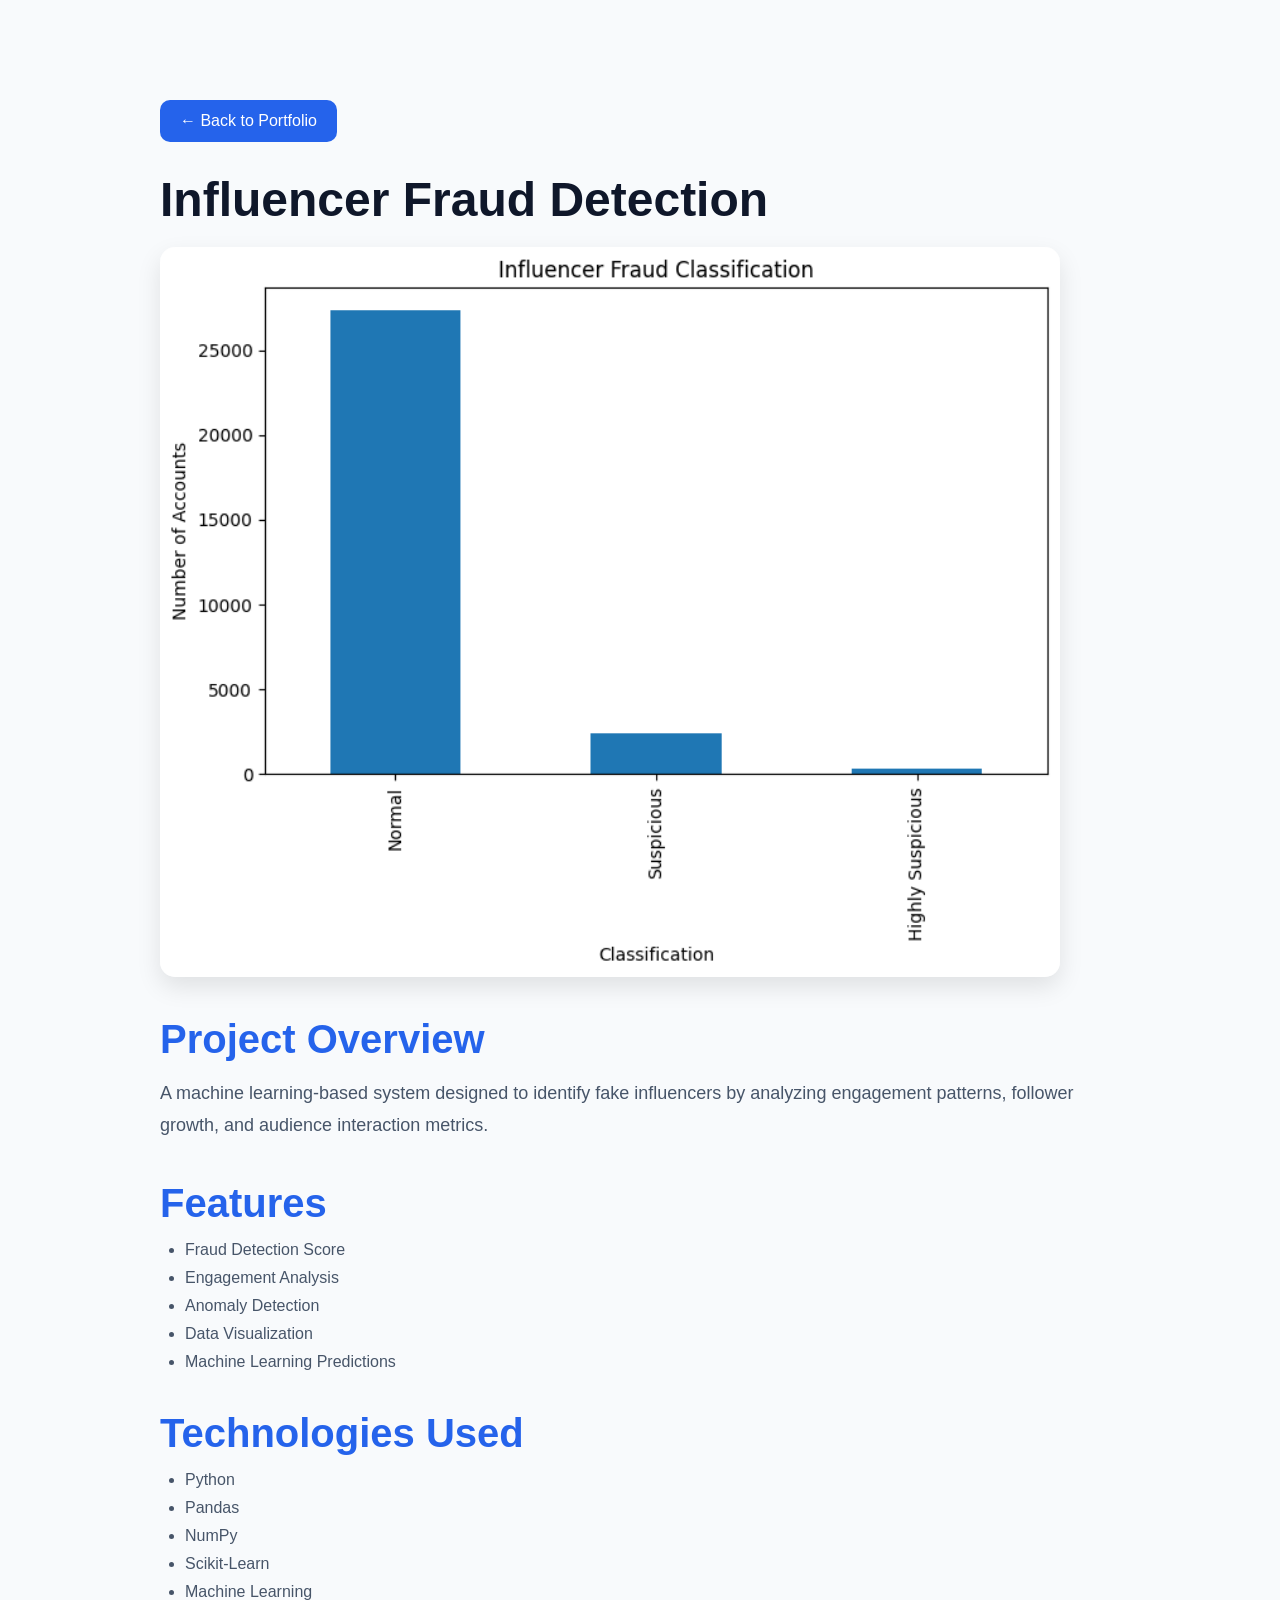
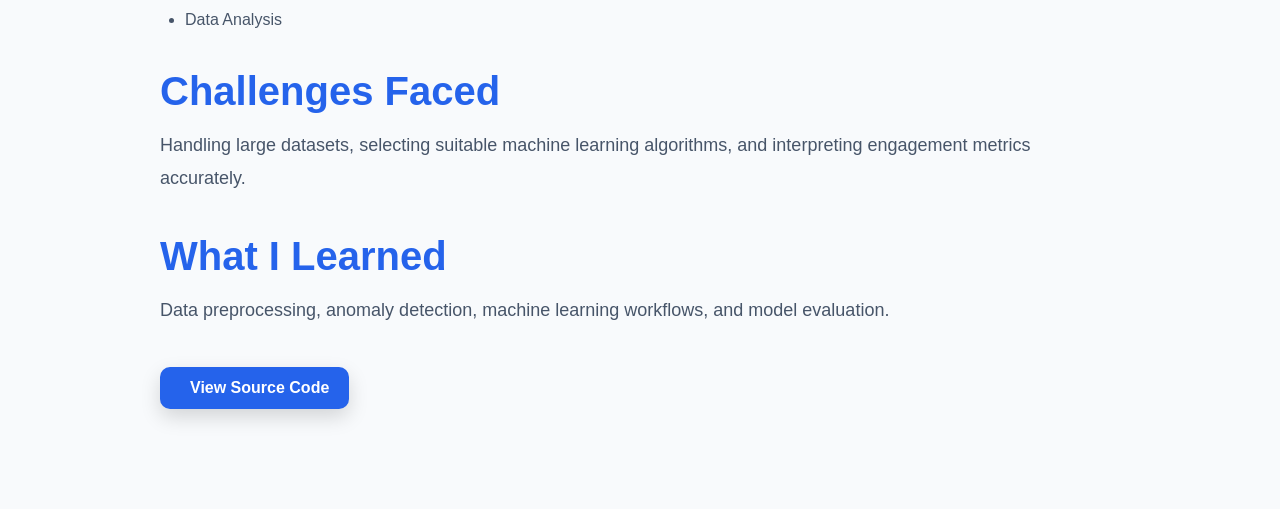
<file: projects/fraudDetection.html>
<!DOCTYPE html>
<html lang="en">
<head>
    <meta charset="UTF-8">
    <meta name="viewport" content="width=device-width, initial-scale=1.0">
    <title>Influencer Fraud Detection</title>

    <link rel="stylesheet" href="../css/style.css">
</head>

<body>

<section class="project-page">
    <a href="../index.html" class="back-btn">
        ← Back to Portfolio
    </a>
    

    <h1>Influencer Fraud Detection</h1>

    <img src="../assets/images/fraudDetection.png"
         alt="Influencer Fraud Detection"
         style="width:100%;max-width:900px;border-radius:15px;margin:20px 0;">

    <h2>Project Overview</h2>

    <p>
        A machine learning-based system designed to identify
        fake influencers by analyzing engagement patterns,
        follower growth, and audience interaction metrics.
    </p>

    <h2>Features</h2>

    <ul>
        <li>Fraud Detection Score</li>
        <li>Engagement Analysis</li>
        <li>Anomaly Detection</li>
        <li>Data Visualization</li>
        <li>Machine Learning Predictions</li>
    </ul>

    <h2>Technologies Used</h2>

    <ul>
        <li>Python</li>
        <li>Pandas</li>
        <li>NumPy</li>
        <li>Scikit-Learn</li>
        <li>Machine Learning</li>
        <li>Data Analysis</li>
    </ul>

    <h2>Challenges Faced</h2>

    <p>
        Handling large datasets, selecting suitable
        machine learning algorithms, and interpreting
        engagement metrics accurately.
    </p>

    <h2>What I Learned</h2>

    <p>
        Data preprocessing, anomaly detection,
        machine learning workflows, and model evaluation.
    </p>

    <div class="project-actions">

        <a href="https://github.com/adilShaikh-as/Influencer-Fraud-Detection"
        target="_blank"
        class="github-btn">

            <i class="fab fa-github"></i>
            View Source Code

        </a>

    </div>

</section>

</body>
</html>
</file>
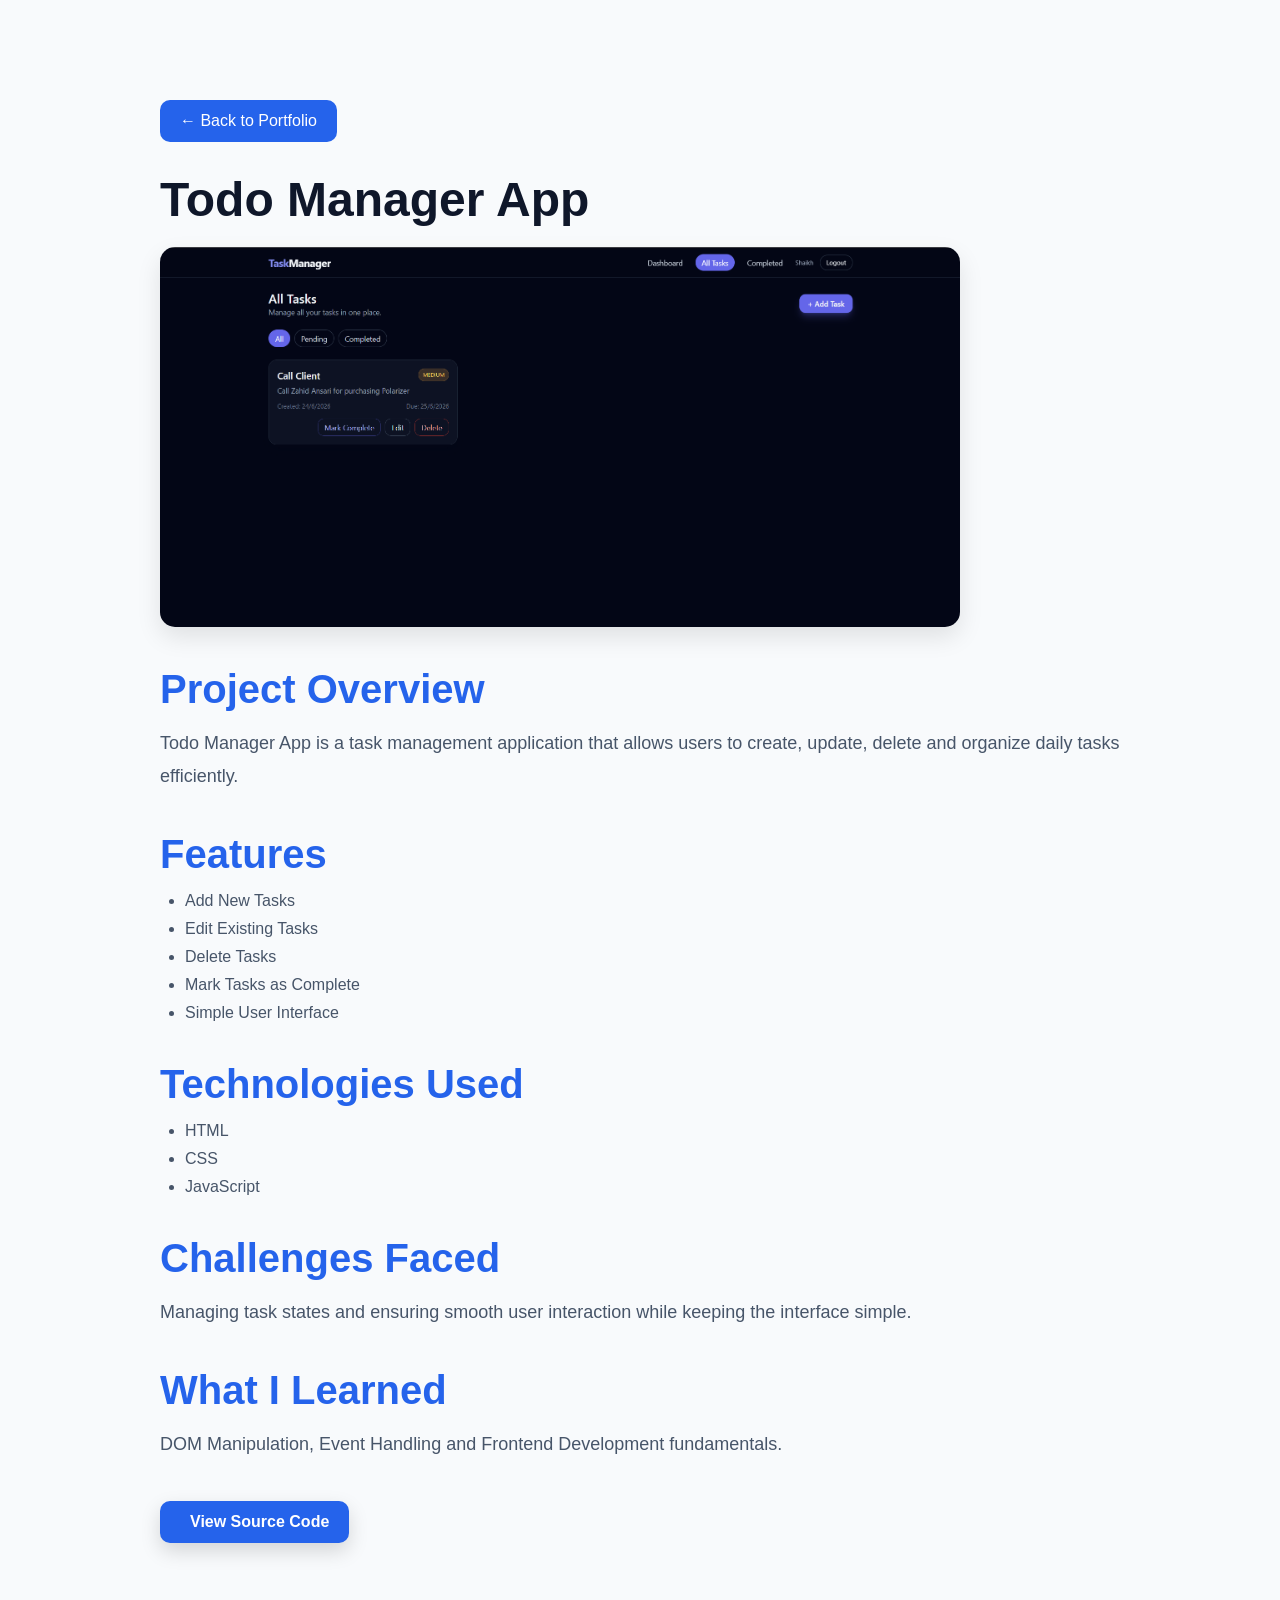
<file: projects/todo.html>
<!DOCTYPE html>
<html lang="en">

<head>

    <meta charset="UTF-8">
    <meta name="viewport" content="width=device-width, initial-scale=1.0">

    <title>Todo Manager App</title>

    <link rel="stylesheet" href="../css/style.css">

</head>

<body>

    <section class="project-page">
        <a href="../index.html" class="back-btn">
            ← Back to Portfolio
        </a>
    
        <h1>Todo Manager App</h1>

        <img
            src="../assets/images/todoApp.png"
            alt="Todo Manager"
            style="width:100%; max-width:800px; margin-top:20px; border-radius:15px;">

        <h2>Project Overview</h2>

        <p>
            Todo Manager App is a task management application
            that allows users to create, update, delete and
            organize daily tasks efficiently.
        </p>

        <h2>Features</h2>

        <ul>
            <li>Add New Tasks</li>
            <li>Edit Existing Tasks</li>
            <li>Delete Tasks</li>
            <li>Mark Tasks as Complete</li>
            <li>Simple User Interface</li>
        </ul>

        <h2>Technologies Used</h2>

        <ul>
            <li>HTML</li>
            <li>CSS</li>
            <li>JavaScript</li>
        </ul>

        <h2>Challenges Faced</h2>

        <p>
            Managing task states and ensuring smooth user
            interaction while keeping the interface simple.
        </p>

        <h2>What I Learned</h2>

        <p>
            DOM Manipulation, Event Handling and Frontend
            Development fundamentals.
        </p>

        <div class="project-actions">

            <a href="https://github.com/adilShaikh-as/todo-mern-app"
            target="_blank"
            class="github-btn">

                <i class="fab fa-github"></i>
                View Source Code

            </a>

        </div>

    </section>

</body>

</html>
</file>
<file: css/style.css>
/* Google Font */
*{
    margin:0;
    padding:0;
    box-sizing:border-box;
    font-family:'Poppins',sans-serif;
    scroll-behavior:smooth;
}

html,
body{
    width:100%;
    overflow-x:hidden;
}

body{
    background:#f8fafc;
    color:#1e293b;
    overflow-x:hidden;
}

/* Navbar */

nav{
    position:fixed;
    top:0;
    width:100%;
    background:white;
    display:flex;
    justify-content:space-between;
    align-items:center;
    padding:20px 10%;
    box-shadow:0 2px 10px rgba(0,0,0,0.1);
    z-index:1000;
}

.logo{
    font-size:24px;
    font-weight:700;
    color:#2563eb;
}

nav ul{
    display:flex;
    list-style:none;
    gap:30px;
}

nav ul li a{
    position:relative;
    text-decoration:none;
    color:#1e293b;
    font-weight:500;
    transition:.3s;
}

nav ul li a:hover{
    color:#2563eb;
}

nav ul li a::after{
    content:'';
    position:absolute;
    left:0;
    bottom:-5px;
    width:0;
    height:2px;
    background:#2563eb;
    transition:0.3s;
}

nav ul li a:hover::after{
    width:100%;
}

/* Sections */

section{
    width:100%;
    max-width:100%;
    padding:100px 8%;
}

/* Hero Section */

#home{
    min-height:100vh;
    display:flex;
    flex-direction:column;
    justify-content:center;
}

#home h1{
    font-size:70px;
    color:#0f172a;
}

#home h2{
    font-size:32px;
    margin-top:10px;
    color:#2563eb;
}

#home p{
    max-width:700px;
    margin-top:20px;
    font-size:18px;
    line-height:1.8;
}

#home button{
    width:220px;
    margin-top:30px;
    padding:15px;
    border:none;
    border-radius:10px;
    background:#2563eb;
    color:white;
    font-size:16px;
    cursor:pointer;
    transition:.3s;
}

#home button:hover{
    transform:translateY(-3px);
}

/* Section Titles */

section h2{
    font-size:40px;
    margin-bottom:30px;
    color:#0f172a;
}

/* Footer */

footer{
    background:#0f172a;
    color:white;
    text-align:center;
    padding:25px;
}

/* Hero Layout */

.hero-content{
    display:flex;
    justify-content:space-between;
    align-items:center;
    gap:50px;
}

.hero-text{
    flex:1;
}

.hero-image{
    flex:1;
    display:flex;
    justify-content:center;
}

.hero-image img{
    width:400px;
    height:400px;
    object-fit:cover;
    object-position:center 5%;
    border-radius:50%;
    border:8px solid #2563eb;
    box-shadow:0 10px 30px rgba(0,0,0,0.15);
}

.greeting{
    color:#2563eb;
    font-size:20px;
    font-weight:600;
}

.hero-tagline{
    color:#64748b;
    font-size:18px;
    margin:15px 0;
}

.hero-buttons{
    display:flex;
    gap:15px;
    margin-top:30px;
}

.secondary-btn{
    background:white !important;
    color:#2563eb !important;
    border:2px solid #2563eb !important;
}

.social-icons{
    margin-top:30px;
    display:flex;
    gap:25px;
}

.social-icons a{
    color:#1e293b;
    text-decoration:none;
    transition:0.3s;
}

.social-icons i{
    font-size:30px;
}

.social-icons a:hover{
    color:#2563eb;
    transform:translateY(-5px);
}

/* ABOUT SECTION */

.section-title{
    text-align:center;
    margin-bottom:50px;
}

.about-container{
    display:flex;
    justify-content:center;
    align-items:center;
}

.about-card{
    max-width:900px;
    background:#ffffff;
    padding:40px;
    border-radius:20px;
    box-shadow:0 10px 25px rgba(0,0,0,0.08);
    transition:0.3s;
}

.about-card:hover{
    transform:translateY(-5px);
}

.about-card h3{
    font-size:28px;
    margin-bottom:20px;
    color:#2563eb;
}

.about-card p{
    font-size:18px;
    line-height:1.8;
    color:#475569;
    margin-bottom:30px;
}

.about-highlights{
    display:grid;
    grid-template-columns:repeat(2,1fr);
    gap:15px;
}

.highlight{
    background:#f8fafc;
    padding:15px;
    border-radius:10px;
    font-weight:500;
    border-left:4px solid #2563eb;
}

/* SKILLS SECTION */

.skills-container{
    display:grid;
    grid-template-columns:repeat(2,1fr);
    gap:30px;
}

.skill-card{
    background:white;
    padding:35px;
    border-radius:20px;
    box-shadow:0 10px 25px rgba(0,0,0,0.08);
    transition:0.3s;
}

.skill-card:hover{
    transform:translateY(-8px);
}

.skill-card i{
    font-size:40px;
    color:#2563eb;
    margin-bottom:20px;
}

.skill-card h3{
    margin-bottom:20px;
    color:#0f172a;
}

.skill-tags{
    display:flex;
    flex-wrap:wrap;
    gap:12px;
}

.skill-tags span{
    background:#eff6ff;
    color:#2563eb;
    padding:10px 16px;
    border-radius:25px;
    font-weight:500;
}

/* PROJECTS SECTION */

.projects-container{
    display:grid;
    grid-template-columns:repeat(auto-fit,minmax(350px,1fr));
    gap:30px;
}

.project-card{
    background:white;
    border-radius:20px;
    overflow:hidden;
    box-shadow:0 10px 25px rgba(0,0,0,0.08);
    transition:0.3s;
}

.project-card:hover{
    transform:translateY(-8px);
}

.project-card img{
    width:100%;
    height:220px;
    object-fit:cover;
}

.project-card h3{
    padding:20px 20px 10px;
    color:#0f172a;
}

.project-card p{
    padding:0 20px;
    color:#64748b;
    line-height:1.6;
}

.project-tech{
    display:flex;
    flex-wrap:wrap;
    gap:10px;
    padding:20px;
}

.project-tech span{
    background:#eff6ff;
    color:#2563eb;
    padding:8px 14px;
    border-radius:20px;
    font-size:14px;
    font-weight:500;
}

.project-link{
    text-decoration:none;
    color:inherit;
}

.project-link:hover{
    color:inherit;
}

.project-buttons{
    padding:0 20px 20px;
}

.project-buttons a{
    text-decoration:none;
    background:#2563eb;
    color:white;
    padding:10px 20px;
    border-radius:8px;
    display:inline-block;
}

/* EXPERIENCE SECTION */

.experience-container{
    max-width:1000px;
    margin:auto;
}

.experience-card{
    background:white;
    padding:30px;
    border-radius:20px;
    box-shadow:0 10px 25px rgba(0,0,0,0.08);
    display:flex;
    gap:30px;
}

.experience-year{
    min-width:170px;
    font-size:24px;
    font-weight:700;
    color:#2563eb;
}

.experience-content h3{
    font-size:28px;
    margin-bottom:10px;
}

.experience-content h4{
    color:#64748b;
    margin-bottom:15px;
}

.experience-content p{
    line-height:1.8;
    margin-bottom:15px;
    color:#475569;
}

.experience-content ul{
    padding-left:20px;
}

.experience-content li{
    margin-bottom:10px;
}

.experience-link{
    text-decoration:none;
    color:inherit;
    display:block;
}

.experience-link:hover .experience-card{
    transform:translateY(-8px);
}

.view-details{
    display:inline-block;
    margin-top:20px;
    color:#2563eb;
    font-weight:600;
}

/* EDUCATION SECTION */

.education-container{
    max-width:1000px;
    margin:auto;
    display:flex;
    flex-direction:column;
    gap:25px;
}

.education-card{
    background:white;
    padding:25px;
    border-radius:20px;
    display:flex;
    gap:25px;
    box-shadow:0 10px 25px rgba(0,0,0,0.08);
    transition:0.3s;
}

.education-card:hover{
    transform:translateY(-5px);
}

.education-year{
    min-width:100px;
    font-size:24px;
    font-weight:700;
    color:#2563eb;
}

.education-content h3{
    margin-bottom:10px;
    color:#0f172a;
}

.education-content p{
    color:#64748b;
    margin-bottom:10px;
}

.education-content span{
    background:#eff6ff;
    color:#2563eb;
    padding:6px 12px;
    border-radius:20px;
    font-size:14px;
}

/* CERTIFICATIONS */

.certifications-container{
    display:grid;
    grid-template-columns:repeat(auto-fit,minmax(350px,1fr));
    gap:30px;
}

.certificate-card{
    background:white;
    padding:35px;
    border-radius:20px;
    text-align:center;
    box-shadow:0 10px 25px rgba(0,0,0,0.08);
    transition:0.3s;
    cursor:pointer;
}

.certificate-card:hover{
    transform:translateY(-8px);
}

.certificate-card i{
    font-size:50px;
    color:#2563eb;
    margin-bottom:20px;
}

.certificate-card h3{
    margin-bottom:15px;
}

.certificate-card p{
    color:#64748b;
    line-height:1.6;
}

.certificate-link{
    text-decoration:none;
    color:inherit;
    display:block;
}

.certificate-link:hover .certificate-card{
    transform:translateY(-8px);
}

/* CONTACT SECTION */

.contact-container{
    display:grid;
    grid-template-columns:1fr 1fr;
    gap:40px;
}

.contact-info,
.contact-form{
    background:white;
    padding:35px;
    border-radius:20px;
    box-shadow:0 10px 25px rgba(0,0,0,0.08);
}

.contact-info h3{
    margin-bottom:15px;
}

.contact-info p{
    color:#64748b;
    line-height:1.6;
    margin-bottom:25px;
}

.contact-item{
    display:flex;
    align-items:center;
    gap:15px;
    margin-bottom:20px;
}

.contact-item i{
    color:#2563eb;
    font-size:20px;
}

.contact-form form{
    display:flex;
    flex-direction:column;
    gap:15px;
}

.contact-form input,
.contact-form textarea{

    width:100%;
    max-width:100%;

    padding:15px;

    border:1px solid #dbeafe;

    border-radius:10px;

    font-size:16px;

}

.contact-form button{

    width:100%;

    padding:15px;

    border:none;

    border-radius:10px;

    background:#2563eb;

    color:white;

    cursor:pointer;

    font-size:16px;

}

.footer-icons{
    margin:20px 0;
    display:flex;
    justify-content:center;
    gap:25px;
}

.footer-icons a{
    color:white;
    text-decoration:none;
    transition:0.3s;
}

.footer-icons a:hover{
    color:#2563eb;
    transform:translateY(-5px);
}

.footer-icons i{
    font-size:24px;
}

/* Scroll to top button */

#topBtn{
    position:fixed;
    bottom:30px;
    right:30px;
    width:55px;
    height:55px;
    border:none;
    border-radius:50%;
    background:#2563eb;
    color:white;
    font-size:22px;
    cursor:pointer;
    display:none;
    z-index:9999;
    box-shadow:0 10px 25px rgba(0,0,0,0.2);
}

/* Modal */

.modal{
    display:none;
    position:fixed;
    z-index:10000;
    left:0;
    top:0;
    width:100%;
    height:100%;
    background:rgba(0,0,0,0.7);
}

.modal-content{
    background:white;
    width:80%;
    max-width:800px;
    margin:50px auto;
    padding:30px;
    border-radius:20px;
    position:relative;
    max-height:90vh;
    overflow-y:auto;
}

.modal-content img{
    width:100%;
    border-radius:10px;
    margin:20px 0;
}

.close{
    position:absolute;
    right:20px;
    top:15px;
    font-size:30px;
    cursor:pointer;
}

/* ========================= */
/* PROJECT DETAILS PAGES */
/* ========================= */

.project-page{
    max-width:1000px;
    margin:100px auto;
    padding:0 20px;
}

.project-page h1{
    font-size:48px;
    color:#0f172a;
    margin-bottom:20px;
}

.project-page h2{
    margin-top:40px;
    margin-bottom:15px;
    color:#2563eb;
}

.project-page p{
    line-height:1.8;
    color:#475569;
    font-size:18px;
}

.project-page ul{
    padding-left:25px;
}

.project-page li{
    margin-bottom:10px;
    color:#475569;
}

.project-page img{
    width:100%;
    max-width:900px;
    border-radius:20px;
    margin:25px 0;
    box-shadow:0 10px 25px rgba(0,0,0,0.1);
}

.project-overview{
    background:white;
    padding:30px;
    border-radius:20px;
    box-shadow:0 10px 25px rgba(0,0,0,0.08);
    margin-top:20px;
}

/* ===========================
   PROJECT ACTION BUTTONS
=========================== */

.project-actions{
    margin-top:40px;
    display:flex;
    gap:20px;
    flex-wrap:wrap;
}

.project-actions a{
    text-decoration:none;
    background:#2563eb;
    color:white;
    padding:12px 20px;
    border-radius:10px;
    transition:0.3s;
}

.project-actions a:hover{
    background:#1d4ed8;
    transform:translateY(-3px);
}

.back-btn{
    display:inline-block;
    margin-bottom:30px;
    text-decoration:none;
    color:white;
    background:#2563eb;
    padding:12px 20px;
    border-radius:10px;
    transition:0.3s;
}

.back-btn:hover{
    background:#1d4ed8;
    transform:translateY(-4px);
}

.github-btn{
    display:inline-flex;
    align-items:center;
    gap:10px;
    padding:15px 25px;
    background:#24292e;
    color:white;
    text-decoration:none;
    border-radius:10px;
    font-size:16px;
    font-weight:600;
    transition:all .3s ease;
    box-shadow:0 8px 20px rgba(0,0,0,.15);
}

.github-btn:hover{
    background:#0d1117;
    transform:translateY(-4px);
    box-shadow:0 12px 25px rgba(0,0,0,.25);
}

.github-btn i{
    font-size:22px;
}

/* =======================================
   EXPERIENCE PAGE
======================================= */

.experience-page{
    max-width:1000px;
    margin:100px auto;
    padding:0 20px;
}

.experience-header{
    text-align:center;
    margin-bottom:40px;
}

.experience-header h1{
    font-size:48px;
    color:#0f172a;
}

.experience-header p{
    color:#64748b;
    font-size:20px;
    margin-top:10px;
}

.experience-box{
    background:#fff;
    padding:40px;
    border-radius:20px;
    box-shadow:0 10px 30px rgba(0,0,0,.08);
    margin-bottom:35px;
}

.experience-box h2{
    color:#2563eb;
    margin-bottom:20px;
}

.experience-box p{
    line-height:1.8;
    color:#475569;
}

.experience-box ul{
    padding-left:25px;
}

.experience-box li{
    margin-bottom:12px;
    color:#475569;
}

.experience-image{
    width:100%;
    max-width:850px;
    display:block;
    margin:30px auto;
    border-radius:15px;
    box-shadow:0 10px 30px rgba(0,0,0,.12);
}

/* Internship Information */

.info-grid{
    display:grid;
    grid-template-columns:repeat(auto-fit,minmax(220px,1fr));
    gap:20px;
}

.info-card{
    background:#f8fafc;
    border-left:5px solid #2563eb;
    padding:20px;
    border-radius:12px;
}

.info-card h3{
    color:#2563eb;
    margin-bottom:10px;
    font-size:18px;
}

.info-card p{
    color:#475569;
    font-size:16px;
}

/* Skills Tags */

.skill-list{
    display:flex;
    flex-wrap:wrap;
    gap:15px;
    margin-top:20px;
}

.skill-list span{
    background:#eff6ff;
    color:#2563eb;
    padding:10px 18px;
    border-radius:30px;
    font-weight:500;
}

/* Buttons */

.action-buttons{
    display:flex;
    gap:20px;
    margin-top:40px;
    flex-wrap:wrap;
}

.action-buttons a{
    display:inline-flex;
    align-items:center;
    gap:10px;
    text-decoration:none;
    padding:15px 25px;
    border-radius:10px;
    font-weight:600;
    transition:.3s;
}

/* Responsive Images */

img{
    max-width:100%;
    height:auto;
}

/* Mobile */

@media(max-width:768px){

    .experience-header h1{
        font-size:36px;
    }

    .experience-box{
        padding:25px;
    }

    .action-buttons{
        flex-direction:column;
    }

}

/* =======================================
   HAMBURGER MENU
======================================= */

.logo-link{
    text-decoration:none;
}

.menu-toggle{

    display:none;

    font-size:28px;

    color:#2563eb;

    cursor:pointer;

    transition:.3s;

}

.menu-toggle i{

    transition:.3s ease;

}

/* FIX: changed breakpoint from 768px to 992px so tablets
   (e.g. iPad portrait, small laptop windows) also get the
   collapsible hamburger menu instead of squeezing 8 nav
   links into one row and breaking layout. */
@media(max-width:992px){

    nav{

        display:flex;

        justify-content:space-between;

        align-items:center;

        padding:18px 5%;

    }

    .menu-toggle{

        display:block;

    }

    nav ul{

        position:absolute;

        top:80px;

        left:0;

        width:100%;

        background:white;

        display:flex;

        flex-direction:column;

        align-items:center;

        gap:0;

        max-height:0;

        overflow:hidden;

        transition:max-height .4s ease;

        box-shadow:0 10px 25px rgba(0,0,0,.1);

    }

    nav ul.active{

        max-height:600px;

        animation:slideDown .4s ease;

    }

    nav ul li{

        width:100%;

    }

    nav ul li a{

        display:block;

        width:100%;

        padding:18px;

        text-align:center;

    }

    nav ul li a:hover{

        background:#eff6ff;

    }

}

.menu-toggle:hover{

    transform:rotate(90deg);

}

@keyframes slideDown{

    from{

        opacity:0;

        transform:translateY(-20px);

    }

    to{

        opacity:1;

        transform:translateY(0);

    }

}

img{
    max-width:100%;
    display:block;
}

footer{
    width:100%;
    background:#0f172a;
    color:#fff;
    padding:50px 20px;
    text-align:center;
    overflow:hidden;
}

footer h3{
    font-size:42px;
    margin-bottom:15px;
}

footer p{
    font-size:18px;
    line-height:1.8;
}

.footer-icons{
    display:flex;
    justify-content:center;
    align-items:center;
    flex-wrap:wrap;
    gap:25px;
    margin:25px 0;
}

.footer-icons a{
    color:#fff;
    text-decoration:none;
    font-size:34px;
    transition:.3s;
}

.footer-icons a:hover{
    color:#2563eb;
    transform:translateY(-4px);
}

.contact-item p,
.contact-item a{
    overflow-wrap:anywhere;
    word-break:break-word;
}

.youtube-btn{
    display:inline-flex;
    align-items:center;
    gap:10px;
    padding:15px 25px;
    background:#FF0000;
    color:white;
    text-decoration:none;
    border-radius:10px;
    font-size:16px;
    font-weight:600;
    transition:0.3s;
    box-shadow:0 8px 20px rgba(255,0,0,0.25);
}

.youtube-btn:hover{
    background:#cc0000;
    transform:translateY(-4px);
    box-shadow:0 12px 25px rgba(255,0,0,0.35);
}

.youtube-btn i{
    font-size:22px;
}

.experience-container a{
    display:block;
    text-decoration:none;
    color:inherit;
}

.experience-card{
    background:white;
    padding:30px;
    border-radius:20px;
    box-shadow:0 10px 25px rgba(0,0,0,0.08);
    display:flex;
    gap:30px;
    margin-bottom:30px;
}
</file>
<file: css/responsive.css>
/* =======================================
   LARGE LAPTOPS
======================================= */

@media (max-width:1200px){

    section{
        padding:100px 6%;
    }

    .hero-image img{
        width:350px;
        height:350px;
    }

    #home h1{
        font-size:60px;
    }

}


/* =======================================
   TABLETS
======================================= */

@media (max-width:992px){

    .hero-content{
        flex-direction:column-reverse;
        text-align:center;
        gap:40px;
    }

    .hero-buttons{
        justify-content:center;
        flex-wrap:wrap;
    }

    .social-icons{
        justify-content:center;
    }

    .hero-image img{
        width:320px;
        height:320px;
    }

    #home h1{
        font-size:50px;
    }

    #home h2{
        font-size:28px;
    }

    .about-highlights{
        grid-template-columns:1fr;
    }

    .skills-container{
        grid-template-columns:1fr;
    }

    .projects-container{
        grid-template-columns:repeat(2,1fr);
    }

    .contact-container{
        grid-template-columns:1fr;
    }

    .experience-card{
        flex-direction:column;
    }

    .education-card{
        flex-direction:column;
    }

    .info-grid{
        grid-template-columns:repeat(2,1fr);
    }

}


/* =======================================
   MOBILE
======================================= */

@media (max-width:768px){

    #home{
        padding-top:110px;
    }

    section{
        padding:80px 5%;
        overflow:hidden;
    }

    .hero-content,
    .hero-text,
    .hero-image,
    .contact-container{
        width:100%;
    }

    .hero-image img{
        width:260px;
        height:260px;
    }

    #home h1{
        font-size:40px;
    }

    #home h2{
        font-size:24px;
    }

    .hero-tagline{
        font-size:16px;
    }

    .hero-buttons{
        flex-direction:column;
        align-items:center;
    }

    .hero-buttons button{
        width:100%;
        max-width:260px;
    }

    .projects-container{
        grid-template-columns:1fr;
    }

    .certifications-container{
        grid-template-columns:1fr;
    }

    .about-card{
        padding:25px;
    }

    .skill-card{
        padding:25px;
    }

    .experience-card{

        flex-direction:column;

        gap:15px;

    }

    .experience-year{

        width:100%;

        min-width:100%;

        margin-bottom:10px;

    }

    .experience-content{

        width:100%;

    }

    .contact-info,
    .contact-form{
        padding:25px;
    }

    .info-grid{
        grid-template-columns:1fr;
    }

    .action-buttons{
        flex-direction:column;
    }

    .action-buttons a{
        justify-content:center;
    }

    .footer-icons,
    .social-icons{
        flex-wrap:wrap;
    }

    .modal-content{
        width:90%;
        padding:20px;
        margin:30px auto;
    }

    *{
        max-width:100%;
    }

    body{
        overflow-x:hidden;
    }

    footer{
        width:100%;
    }

}


/* =======================================
   SMALL MOBILE
======================================= */

@media (max-width:480px){

    .logo{
        font-size:22px;
    }

    nav ul li a{
        font-size:15px;
    }

    .hero-image img{
        width:220px;
        height:220px;
    }

    #home h1{
        font-size:34px;
    }

    #home h2{
        font-size:20px;
    }

    section h2{
        font-size:32px;
    }

    .hero-buttons button{
        font-size:15px;
    }

    .project-card img{
        height:180px;
    }

    .about-card h3{
        font-size:24px;
    }

    .about-card p{
        font-size:16px;
    }

    .contact-item{
        flex-direction:column;
        align-items:flex-start;
        gap:6px;
    }

    .modal-content{
        width:92%;
        padding:18px;
    }

    #topBtn{
        width:45px;
        height:45px;
        font-size:18px;
        bottom:20px;
        right:20px;
    }

}

@media (max-width:768px){

.experience-content h3{

    font-size:34px;

}

.experience-content h4{

    font-size:18px;

}

}

@media (max-width:768px){

.experience-card{

    padding:25px;

}

}
</file>
<file: css/animations.css>
body{
    opacity:0;
    transition:opacity 0.8s ease;
}

body.loaded{
    opacity:1;
}
</file>
